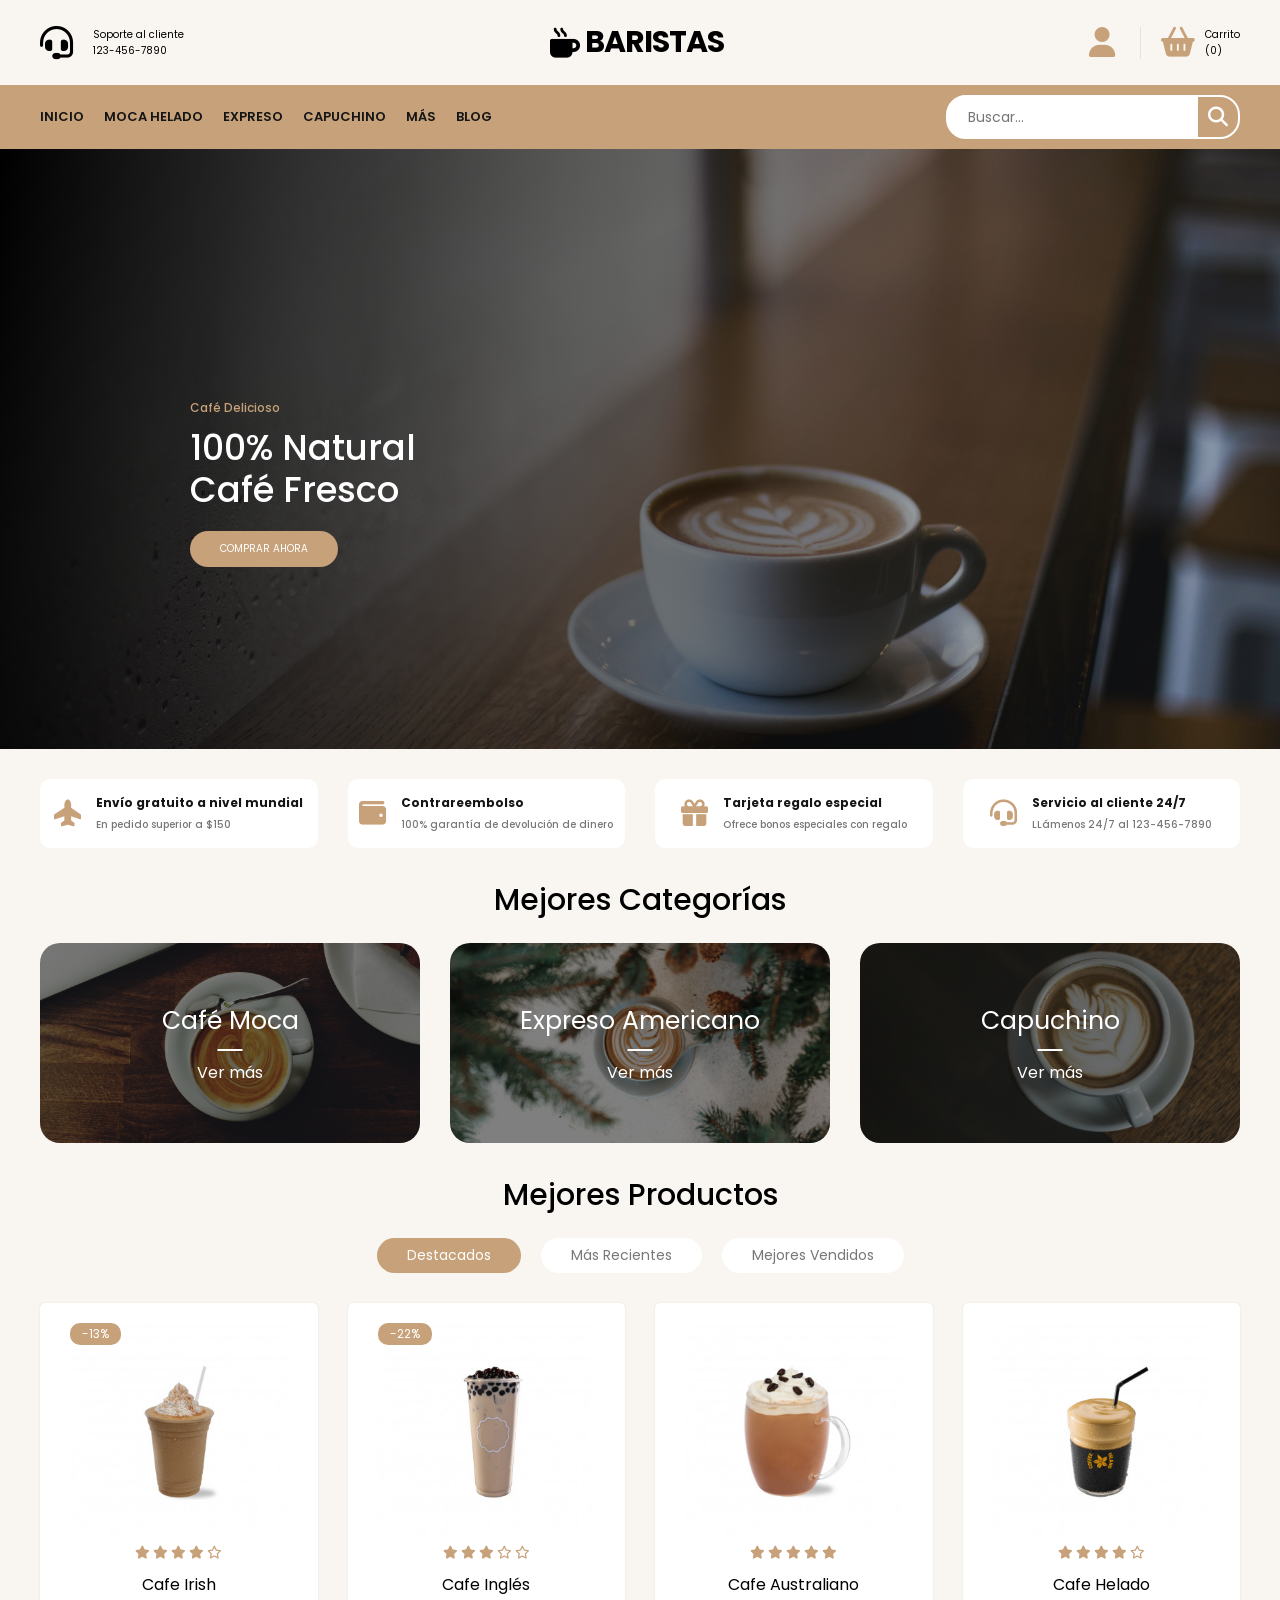
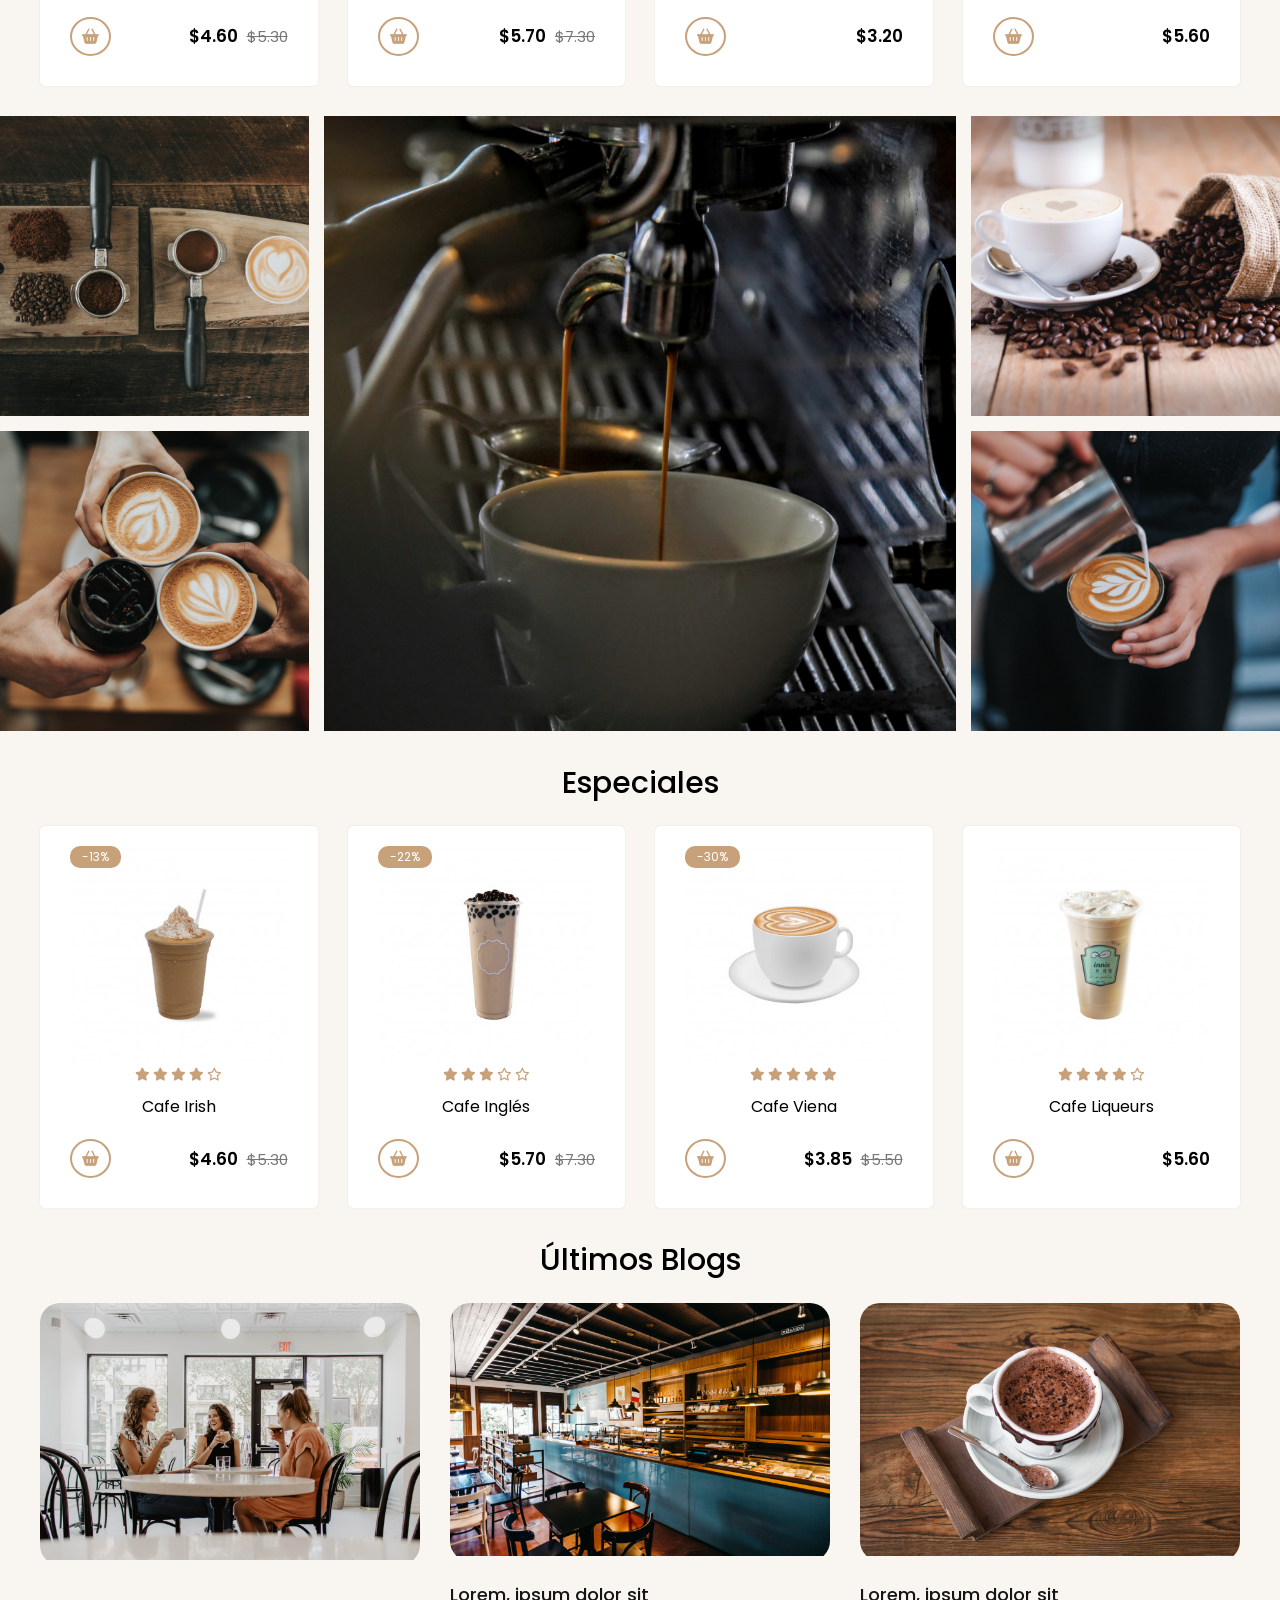
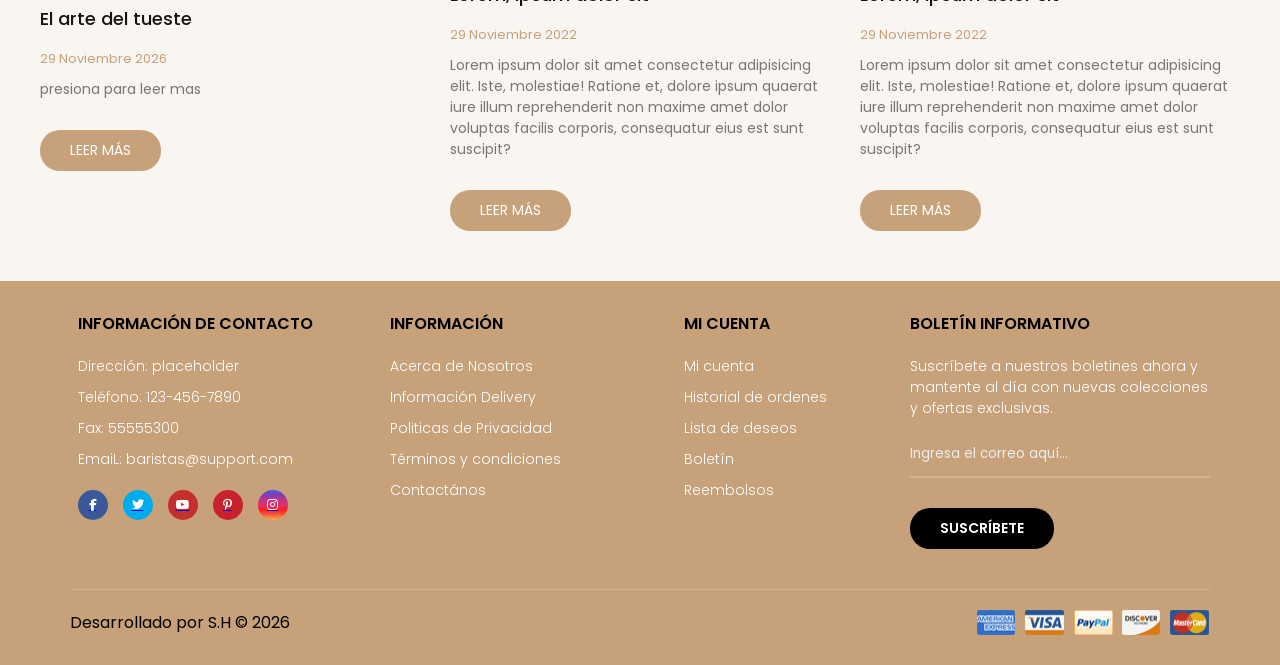
<file: index.html>
<!DOCTYPE html>
<html lang="en">
	<head>
		<meta charset="UTF-8" />
		<meta http-equiv="X-UA-Compatible" content="IE=edge" />
		<meta
			name="viewport"
			content="width=device-width, initial-scale=1.0"
		/>
		<title>Baristas</title>
		<link rel="stylesheet" href="styles.css" />
		<link rel="stylesheet" href="https://cdnjs.cloudflare.com/ajax/libs/font-awesome/6.7.2/css/all.min.css" integrity="sha512-Evv84Mr4kqVGRNSgIGL/F/aIDqQb7xQ2vcrdIwxfjThSH8CSR7PBEakCr51Ck+w+/U6swU2Im1vVX0SVk9ABhg==" crossorigin="anonymous" referrerpolicy="no-referrer" />
	</head>
	<body>
		<header>
			<div class="container-hero">
				<div class="container hero">
					<div class="customer-support">
						<i class="fa-solid fa-headset"></i>
						<div class="content-customer-support">
							<span class="text">Soporte al cliente</span>
							<span class="number">123-456-7890</span>
						</div>
					</div>

					<div class="container-logo">
						<i class="fa-solid fa-mug-hot"></i>
						<h1 class="logo"><a href="/">Baristas</a></h1>
					</div>

					<div class="container-user">
						<i class="fa-solid fa-user"></i>
						<i class="fa-solid fa-basket-shopping"></i>
						<div class="content-shopping-cart">
							<span class="text">Carrito</span>
							<span class="number">(0)</span>
						</div>
					</div>
				</div>
			</div>

			<div class="container-navbar">
				<nav class="navbar container">
					<i class="fa-solid fa-bars"></i>
					<ul class="menu">
						<li><a href="#">Inicio</a></li>
						<li><a href="#">Moca Helado</a></li>
						<li><a href="#">Expreso</a></li>
						<li><a href="#">Capuchino</a></li>
						<li><a href="#">Más</a></li>
						<li><a href="#">Blog</a></li>
					</ul>

					<form class="search-form">
						<input type="search" placeholder="Buscar..." />
						<button class="btn-search">
							<i class="fa-solid fa-magnifying-glass"></i>
						</button>
					</form>
				</nav>
			</div>
		</header>

		<section class="banner">
			<div class="content-banner">
				<p>Café Delicioso</p>
				<h2>100% Natural <br />Café Fresco</h2>
				<a href="productos/cafe-ingles.html">Comprar ahora</a>
			</div>
		</section>

		<main class="main-content">
			<section class="container container-features">
				<div class="card-feature">
					<i class="fa-solid fa-plane-up"></i>
					<div class="feature-content">
						<span>Envío gratuito a nivel mundial</span>
						<p>En pedido superior a $150</p>
					</div>
				</div>
				<div class="card-feature">
					<i class="fa-solid fa-wallet"></i>
					<div class="feature-content">
						<span>Contrareembolso</span>
						<p>100% garantía de devolución de dinero</p>
					</div>
				</div>
				<div class="card-feature">
					<i class="fa-solid fa-gift"></i>
					<div class="feature-content">
						<span>Tarjeta regalo especial</span>
						<p>Ofrece bonos especiales con regalo</p>
					</div>
				</div>
				<div class="card-feature">
					<i class="fa-solid fa-headset"></i>
					<div class="feature-content">
						<span>Servicio al cliente 24/7</span>
						<p>LLámenos 24/7 al 123-456-7890</p>
					</div>
				</div>
			</section>

			<section class="container top-categories">
				<h1 class="heading-1">Mejores Categorías</h1>
				<div class="container-categories">
					
					<a href="productos/cafe-moca.html" class="link_productos" target="_blank">
					<div class="card-category category-moca">
						<p>Café moca</p>
						<span>Ver más</span>
					</div>
						</a>
					
					<a href="productos/expreso-americano.html" class="link_productos" target="_blank">
					<div class="card-category category-expreso">
						<p>Expreso Americano</p>
						<span>Ver más</span>
					</div>
						</a>
					
					<a href="productos/capuchino.html" class="link_productos" target="_blank">
					<div class="card-category category-capuchino">
						<p>Capuchino</p>
						<span>Ver más</span>
					</div>
						</a>
				</div>
				
				
			</section>

			<section class="container top-products">
				<h1 class="heading-1">Mejores Productos</h1>

				<div class="container-options">
					<span class="active">Destacados</span>
					<span>Más recientes</span>
					<span>Mejores Vendidos</span>
				</div>

				<div class="container-products">
					<!-- Producto 1 -->
					<a href="productos/productoplantilla.html" class="link_productos" target="_blank"><div class="card-product">
						<div class="container-img">
							<img src="img/cafe-irish.jpg" alt="Cafe Irish" />
							<span class="discount">-13%</span>
							<div class="button-group">
								<span>
									<i class="fa-regular fa-eye"></i>
								</span>
								<span>
									<i class="fa-regular fa-heart"></i>
								</span>
								<span>
									<i class="fa-solid fa-code-compare"></i>
								</span>
							</div>
						</div>
						<div class="content-card-product">
							<div class="stars">
								<i class="fa-solid fa-star"></i>
								<i class="fa-solid fa-star"></i>
								<i class="fa-solid fa-star"></i>
								<i class="fa-solid fa-star"></i>
								<i class="fa-regular fa-star"></i>
							</div>
							<h3>Cafe Irish</h3>
							<span class="add-cart">
								<i class="fa-solid fa-basket-shopping"></i>
							</span>
							<p class="price">$4.60 <span>$5.30</span></p>
						</div>
					</div>
						</a>
					<!-- Producto 2 -->
					<a href="productos/cafe-ingles.html" class="link_productos" target="_blank">	<div class="card-product">
						<div class="container-img">
							<img
								src="img/cafe-ingles.jpg"
								alt="Cafe incafe-ingles.jpg"
							/>
							<span class="discount">-22%</span>
							<div class="button-group">
								<span>
									<i class="fa-regular fa-eye"></i>
								</span>
								<span>
									<i class="fa-regular fa-heart"></i>
								</span>
								<span>
									<i class="fa-solid fa-code-compare"></i>
								</span>
							</div>
						</div>
						<div class="content-card-product">
							<div class="stars">
								<i class="fa-solid fa-star"></i>
								<i class="fa-solid fa-star"></i>
								<i class="fa-solid fa-star"></i>
								<i class="fa-regular fa-star"></i>
								<i class="fa-regular fa-star"></i>
							</div>
							<h3>Cafe Inglés</h3>
							<span class="add-cart">
								<i class="fa-solid fa-basket-shopping"></i>
							</span>
							<p class="price">$5.70 <span>$7.30</span></p>
						</div>
					</div>
						</a>
					<!--producto 3-->
					<a href="productos/cafe-australiano.html" class="link_productos" target="_blank"><div class="card-product">
						<div class="container-img">
							<img
								src="img/cafe-australiano.jpg"
								alt="Cafe Australiano"
							/>
							<div class="button-group">
								<span>
									<i class="fa-regular fa-eye"></i>
								</span>
								<span>
									<i class="fa-regular fa-heart"></i>
								</span>
								<span>
									<i class="fa-solid fa-code-compare"></i>
								</span>
							</div>
						</div>
						<div class="content-card-product">
							<div class="stars">
								<i class="fa-solid fa-star"></i>
								<i class="fa-solid fa-star"></i>
								<i class="fa-solid fa-star"></i>
								<i class="fa-solid fa-star"></i>
								<i class="fa-solid fa-star"></i>
							</div>
							<h3>Cafe Australiano</h3>
							<span class="add-cart">
								<i class="fa-solid fa-basket-shopping"></i>
							</span>
							<p class="price">$3.20</p>
						</div>
					</div>
					</a>
					<!-- producto 4 -->
					<a href="productos/cafe-helado.html" class="link_productos" target="blank">		<div class="card-product">
						<div class="container-img">
							<img src="img/cafe-helado.jpg" alt="Cafe Helado" />
							<div class="button-group">
								<span>
									<i class="fa-regular fa-eye"></i>
								</span>
								<span>
									<i class="fa-regular fa-heart"></i>
								</span>
								<span>
									<i class="fa-solid fa-code-compare"></i>
								</span>
							</div>
						</div>
						<div class="content-card-product">
							<div class="stars">
								<i class="fa-solid fa-star"></i>
								<i class="fa-solid fa-star"></i>
								<i class="fa-solid fa-star"></i>
								<i class="fa-solid fa-star"></i>
								<i class="fa-regular fa-star"></i>
							</div>
							<h3>Cafe Helado</h3>
							<span class="add-cart">
								<i class="fa-solid fa-basket-shopping"></i>
							</span>
							<p class="price">$5.60</p>
						</div>
					</div>
						</a>
				</div>
			</section>

			<section class="gallery">
				<img
					src="img/gallery1.jpg"
					alt="Gallery Img1"
					class="gallery-img-1"
				/><img
					src="img/gallery2.jpg"
					alt="Gallery Img2"
					class="gallery-img-2"
				/><img
					src="img/gallery3.jpg"
					alt="Gallery Img3"
					class="gallery-img-3"
				/><img
					src="img/gallery4.jpg"
					alt="Gallery Img4"
					class="gallery-img-4"
				/><img
					src="img/gallery5.jpg"
					alt="Gallery Img5"
					class="gallery-img-5"
				/>
			</section>

			<section class="container specials">
				<h1 class="heading-1">Especiales</h1>

				<div class="container-products">
					<!-- Producto 1 -->
					<a href="productos/productoplantilla.html" class="link_productos" target="_blank">	<div class="card-product">
						<div class="container-img">
							<img src="img/cafe-irish.jpg" alt="Cafe Irish" />
							<span class="discount">-13%</span>
							<div class="button-group">
								<span>
									<i class="fa-regular fa-eye"></i>
								</span>
								<span>
									<i class="fa-regular fa-heart"></i>
								</span>
								<span>
									<i class="fa-solid fa-code-compare"></i>
								</span>
							</div>
						</div>
						<div class="content-card-product">
							<div class="stars">
								<i class="fa-solid fa-star"></i>
								<i class="fa-solid fa-star"></i>
								<i class="fa-solid fa-star"></i>
								<i class="fa-solid fa-star"></i>
								<i class="fa-regular fa-star"></i>
							</div>
							<h3>Cafe Irish</h3>
							<span class="add-cart">
								<i class="fa-solid fa-basket-shopping"></i>
							</span>
							<p class="price">$4.60 <span>$5.30</span></p>
						</div>
					</div>
						</a>
					<!-- Producto 2 -->
					<a href="productos/cafe-ingles.html" class="link_productos" target="_blank">	<div class="card-product">
						<div class="container-img">
							<img
								src="img/cafe-ingles.jpg"
								alt="Cafe incafe-ingles.jpg"
							/>
							<span class="discount">-22%</span>
							<div class="button-group">
								<span>
									<i class="fa-regular fa-eye"></i>
								</span>
								<span>
									<i class="fa-regular fa-heart"></i>
								</span>
								<span>
									<i class="fa-solid fa-code-compare"></i>
								</span>
							</div>
						</div>
						<div class="content-card-product">
							<div class="stars">
								<i class="fa-solid fa-star"></i>
								<i class="fa-solid fa-star"></i>
								<i class="fa-solid fa-star"></i>
								<i class="fa-regular fa-star"></i>
								<i class="fa-regular fa-star"></i>
							</div>
							<h3>Cafe Inglés</h3>
							<span class="add-cart">
								<i class="fa-solid fa-basket-shopping"></i>
							</span>
							<p class="price">$5.70 <span>$7.30</span></p>
						</div>
					</div>
						</a>
					<!-- producto 3 -->
					<a href="productos/cafe-viena.html" class="link_productos" target="_blank">		<div class="card-product">
						<div class="container-img">
							<img src="img/cafe-viena.jpg" alt="Cafe Viena" />
							<span class="discount">-30%</span>
							<div class="button-group">
								<span>
									<i class="fa-regular fa-eye"></i>
								</span>
								<span>
									<i class="fa-regular fa-heart"></i>
								</span>
								<span>
									<i class="fa-solid fa-code-compare"></i>
								</span>
							</div>
						</div>
						<div class="content-card-product">
							<div class="stars">
								<i class="fa-solid fa-star"></i>
								<i class="fa-solid fa-star"></i>
								<i class="fa-solid fa-star"></i>
								<i class="fa-solid fa-star"></i>
								<i class="fa-solid fa-star"></i>
							</div>
							<h3>Cafe Viena</h3>
							<span class="add-cart">
								<i class="fa-solid fa-basket-shopping"></i>
							</span>
							<p class="price">$3.85 <span>$5.50</span></p>
						</div>
					</div>
						</a>
					<!--producto 4-->
					<a href="productos/cafe-liqueur.html" class="link_productos" target="_blank"><div class="card-product">
						<div class="container-img">
							<img src="img/cafe-liqueurs.jpg" alt="Cafe Liqueurs" />
							<div class="button-group">
								<span>
									<i class="fa-regular fa-eye"></i>
								</span>
								<span>
									<i class="fa-regular fa-heart"></i>
								</span>
								<span>
									<i class="fa-solid fa-code-compare"></i>
								</span>
							</div>
						</div>
						<div class="content-card-product">
							<div class="stars">
								<i class="fa-solid fa-star"></i>
								<i class="fa-solid fa-star"></i>
								<i class="fa-solid fa-star"></i>
								<i class="fa-solid fa-star"></i>
								<i class="fa-regular fa-star"></i>
							</div>
							<h3>Cafe Liqueurs</h3>
							<span class="add-cart">
								<i class="fa-solid fa-basket-shopping"></i>
							</span>
							<p class="price">$5.60</p>
						</div>
					</div>
						</a>
				</div>
			</section>

			<section class="container blogs">
				<h1 class="heading-1">Últimos Blogs</h1>

				<div class="container-blogs">
					<div class="card-blog">
						<div class="container-img">
							<img src="img/blog-1.jpg" alt="Imagen Blog 1" />
							<div class="button-group-blog">
								<span>
									<i class="fa-solid fa-magnifying-glass"></i>
								</span>
								<span>
									<i class="fa-solid fa-link"></i>
								</span>
							</div>
						</div>
						<a href="blogs/plantillablog.html" class="link_productos" target="_blank"><div class="content-blog">
							<h3>El arte del tueste</h3>
							<span>29 Noviembre 2026</span>
							<p>
					presiona para leer mas
							</p>
							<div class="btn-read-more">Leer más</div>
							</a>
						</div>
					</div>
					<div class="card-blog">
						<div class="container-img">
							<img src="img/blog-2.jpg" alt="Imagen Blog 2" />
							<div class="button-group-blog">
								
								<span>
									<i class="fa-solid fa-magnifying-glass"></i>
								</span>
								<span>
									<i class="fa-solid fa-link"></i>
								</span>
							</div>
							
						</div>
						
						<div class="content-blog">
							<h3>Lorem, ipsum dolor sit</h3>
							<span>29 Noviembre 2022</span>
							<p>
								Lorem ipsum dolor sit amet consectetur adipisicing
								elit. Iste, molestiae! Ratione et, dolore ipsum
								quaerat iure illum reprehenderit non maxime amet dolor
								voluptas facilis corporis, consequatur eius est sunt
								suscipit?
							</p>
							<div class="btn-read-more">Leer más</div>
						</div>
					</div>
					<div class="card-blog">
						<div class="container-img">
							<img src="img/blog-3.jpg" alt="Imagen Blog 3" />
							<div class="button-group-blog">
								<span>
									<i class="fa-solid fa-magnifying-glass"></i>
								</span>
								<span>
									<i class="fa-solid fa-link"></i>
								</span>
							</div>
						</div>
						<div class="content-blog">
							<h3>Lorem, ipsum dolor sit</h3>
							<span>29 Noviembre 2022</span>
							<p>
								Lorem ipsum dolor sit amet consectetur adipisicing
								elit. Iste, molestiae! Ratione et, dolore ipsum
								quaerat iure illum reprehenderit non maxime amet dolor
								voluptas facilis corporis, consequatur eius est sunt
								suscipit?
							</p>
							<div class="btn-read-more">Leer más</div>
						</div>
					</div>
				</div>
			</section>
		</main>

		<footer class="footer">
			<div class="container container-footer">
				<div class="menu-footer">
					<div class="contact-info">
						<p class="title-footer">Información de Contacto</p>
						<ul>
							<li>
								Dirección: placeholder
							</li>
							<li>Teléfono: 123-456-7890</li>
							<li>Fax: 55555300</li>
							<li>EmaiL: baristas@support.com</li>
						</ul>
						<a href="https://wa.link/5tlswd" target="_blank">
						<div class="social-icons">
							<span class="facebook">
								<i class="fa-brands fa-facebook-f"></i>
							</span>
							<span class="twitter">
								<i class="fa-brands fa-twitter"></i>
							</span>
							<span class="youtube">
								<i class="fa-brands fa-youtube"></i>
							</span>
							<span class="pinterest">
								<i class="fa-brands fa-pinterest-p"></i>
							</span>
							<span class="instagram">
								<i class="fa-brands fa-instagram"></i>
							</span>
						</div>
							</a>
					</div>

					<div class="information">
						<p class="title-footer">Información</p>
						<ul>
							<li><a href="#">Acerca de Nosotros</a></li>
							<li><a href="#">Información Delivery</a></li>
							<li><a href="#">Politicas de Privacidad</a></li>
							<li><a href="#">Términos y condiciones</a></li>
							<li><a href="https://wa.link/5tlswd">Contactános</a></li>
						</ul>
					</div>

					<div class="my-account">
						<p class="title-footer">Mi cuenta</p>

						<ul>
							<li><a href="#">Mi cuenta</a></li>
							<li><a href="#">Historial de ordenes</a></li>
							<li><a href="#">Lista de deseos</a></li>
							<li><a href="#">Boletín</a></li>
							<li><a href="#">Reembolsos</a></li>
						</ul>
					</div>

					<div class="newsletter">
						<p class="title-footer">Boletín informativo</p>

						<div class="content">
							<p>
								Suscríbete a nuestros boletines ahora y mantente al
								día con nuevas colecciones y ofertas exclusivas.
							</p>
							<input type="email" placeholder="Ingresa el correo aquí...">
							<button>Suscríbete</button>
						</div>
					</div>
				</div>
					<div class="copyright">
					<p>
						Desarrollado por S.H &copy; 2026
					</p>

					<img src="img/payment.png" alt="Pagos"> </a>
				</div> 
			</div>
		</footer>
	</body>
<script src="app.js"></script>

</html>
</file>
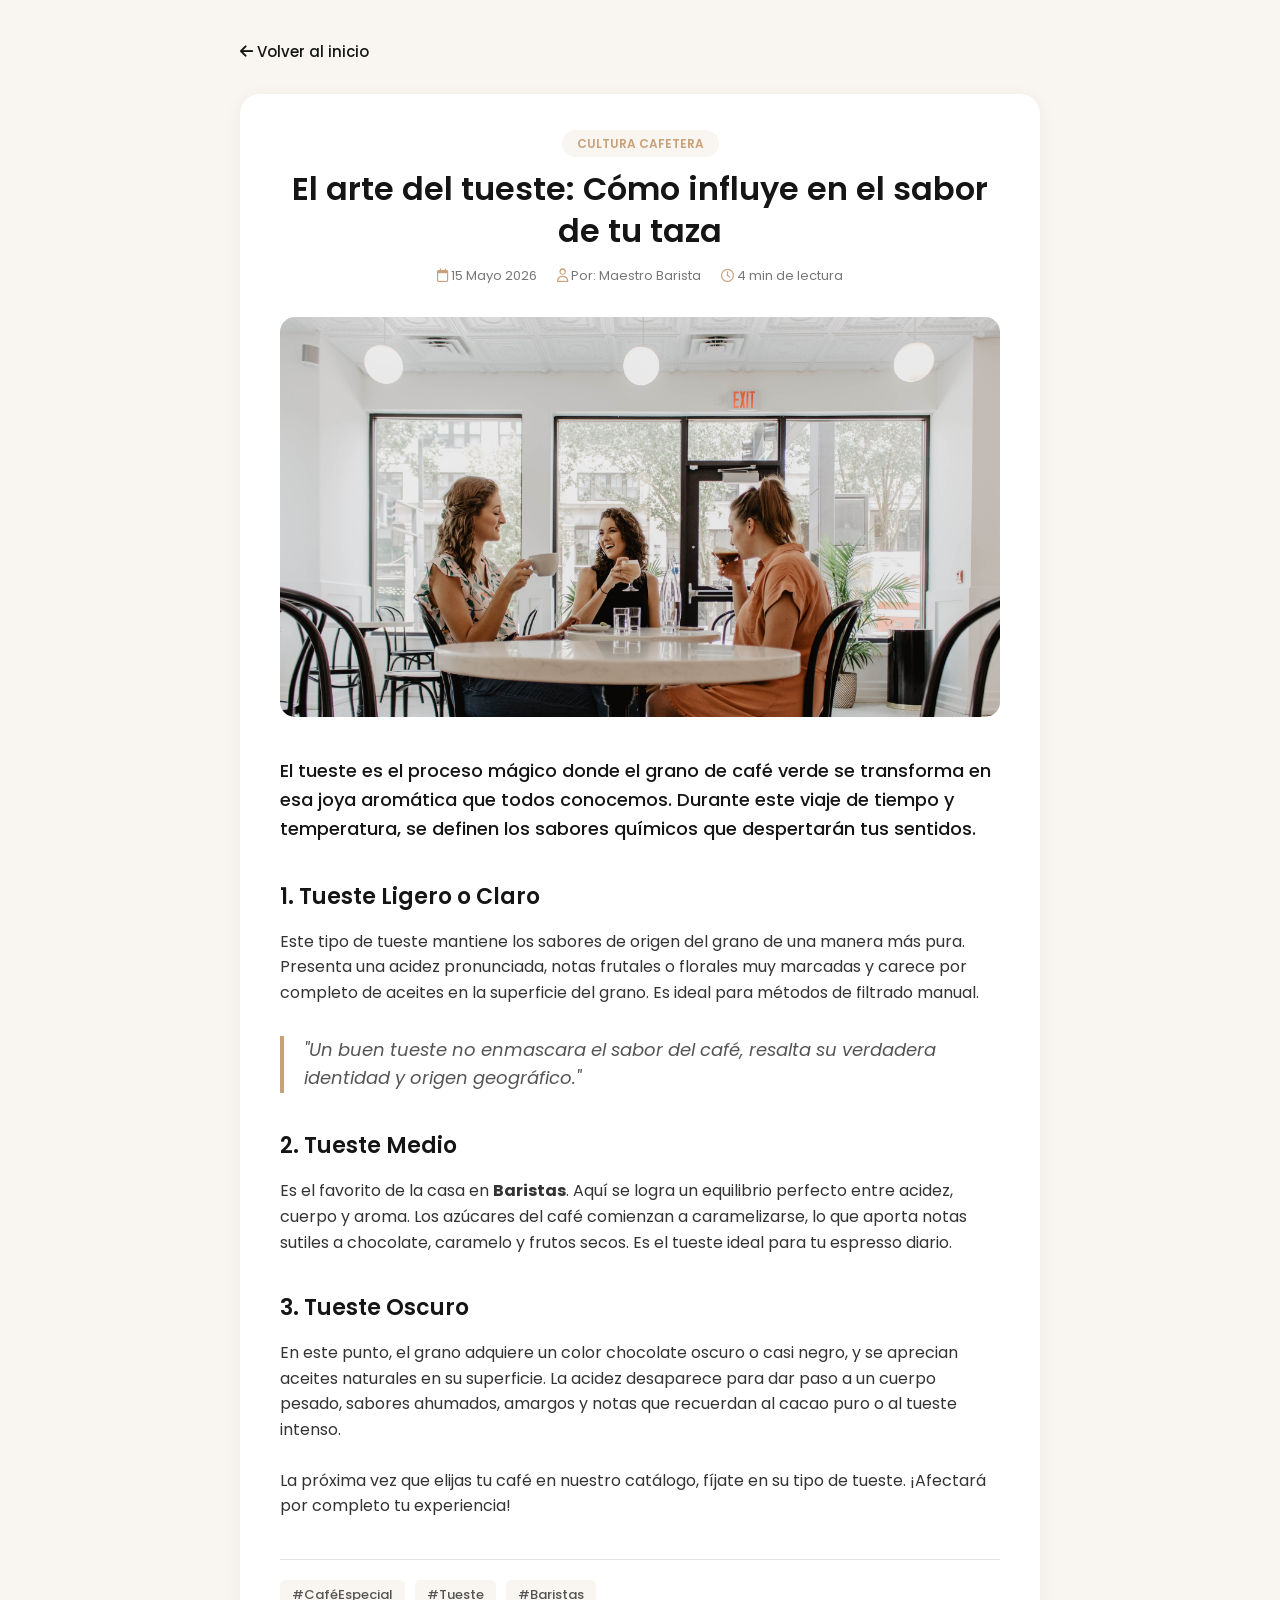
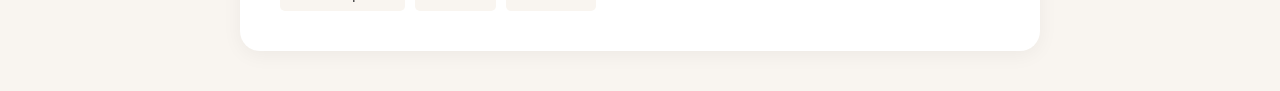
<file: blogs/plantillablog.html>
<!DOCTYPE html>
<html lang="es">
<head>
    <meta charset="UTF-8">
    <meta name="viewport" content="width=device-width, initial-scale=1.0">
    <title>Blog - Baristas</title>
    <!-- Google Fonts & FontAwesome -->
    <link rel="stylesheet" href="https://fonts.googleapis.com/css2?family=Poppins:wght@300;400;500;600;700&display=swap">
    <link rel="stylesheet" href="https://cdnjs.cloudflare.com/ajax/libs/font-awesome/6.7.2/css/all.min.css" integrity="sha512-Evv84Mr4kqVGRNSgIGL/F/aIDqQb7xQ2vcrdIwxfjThSH8CSR7PBEakCr51Ck+w+/U6swU2Im1vVX0SVk9ABhg==" crossorigin="anonymous" referrerpolicy="no-referrer" />
    <!-- CSS exclusivo para las páginas de los blogs -->
    <link rel="stylesheet" href="blogs.css">
</head>
<body>

    <!-- Botón para regresar al inicio -->
    <div class="container-back">
        <a href="../index.html" class="btn-back">
            <i class="fa-solid fa-arrow-left"></i> Volver al inicio
        </a>
    </div>

    <!-- Contenedor Principal del Artículo -->
    <main class="container-blog-post">
        <article class="main-article">
            
            <!-- Cabecera del Blog -->
            <header class="article-header">
                <span class="article-category">Cultura Cafetera</span>
                <h1 class="article-title">El arte del tueste: Cómo influye en el sabor de tu taza</h1>
                
                <div class="article-meta">
                    <span><i class="fa-regular fa-calendar"></i> 15 Mayo 2026</span>
                    <span><i class="fa-regular fa-user"></i> Por: Maestro Barista</span>
                    <span><i class="fa-regular fa-clock"></i> 4 min de lectura</span>
                </div>
            </header>

            <!-- Imagen Destacada -->
            <div class="article-featured-image">
                <img src="../img/blog-1.jpg" alt="Tostado de café en grano">
            </div>

            <!-- Contenido del Blog (Aquí personalizas todo tu texto) -->
            <div class="article-content">
                <p class="lead-paragraph">
                    El tueste es el proceso mágico donde el grano de café verde se transforma en esa joya aromática que todos conocemos. Durante este viaje de tiempo y temperatura, se definen los sabores químicos que despertarán tus sentidos.
                </p>

                <h2>1. Tueste Ligero o Claro</h2>
                <p>
                    Este tipo de tueste mantiene los sabores de origen del grano de una manera más pura. Presenta una acidez pronunciada, notas frutales o florales muy marcadas y carece por completo de aceites en la superficie del grano. Es ideal para métodos de filtrado manual.
                </p>

                <blockquote>
                    "Un buen tueste no enmascara el sabor del café, resalta su verdadera identidad y origen geográfico."
                </blockquote>

                <h2>2. Tueste Medio</h2>
                <p>
                    Es el favorito de la casa en <strong>Baristas</strong>. Aquí se logra un equilibrio perfecto entre acidez, cuerpo y aroma. Los azúcares del café comienzan a caramelizarse, lo que aporta notas sutiles a chocolate, caramelo y frutos secos. Es el tueste ideal para tu espresso diario.
                </p>

                <h2>3. Tueste Oscuro</h2>
                <p>
                    En este punto, el grano adquiere un color chocolate oscuro o casi negro, y se aprecian aceites naturales en su superficie. La acidez desaparece para dar paso a un cuerpo pesado, sabores ahumados, amargos y notas que recuerdan al cacao puro o al tueste intenso.
                </p>

                <p>
                    La próxima vez que elijas tu café en nuestro catálogo, fíjate en su tipo de tueste. ¡Afectará por completo tu experiencia!
                </p>
            </div>

            <!-- Cierre del artículo con tags o redes sociales -->
            <footer class="article-footer">
                <div class="article-tags">
                    <span>#CaféEspecial</span>
                    <span>#Tueste</span>
                    <span>#Baristas</span>
                </div>
            </footer>

        </article>
    </main>

</body>
</html>
</file>
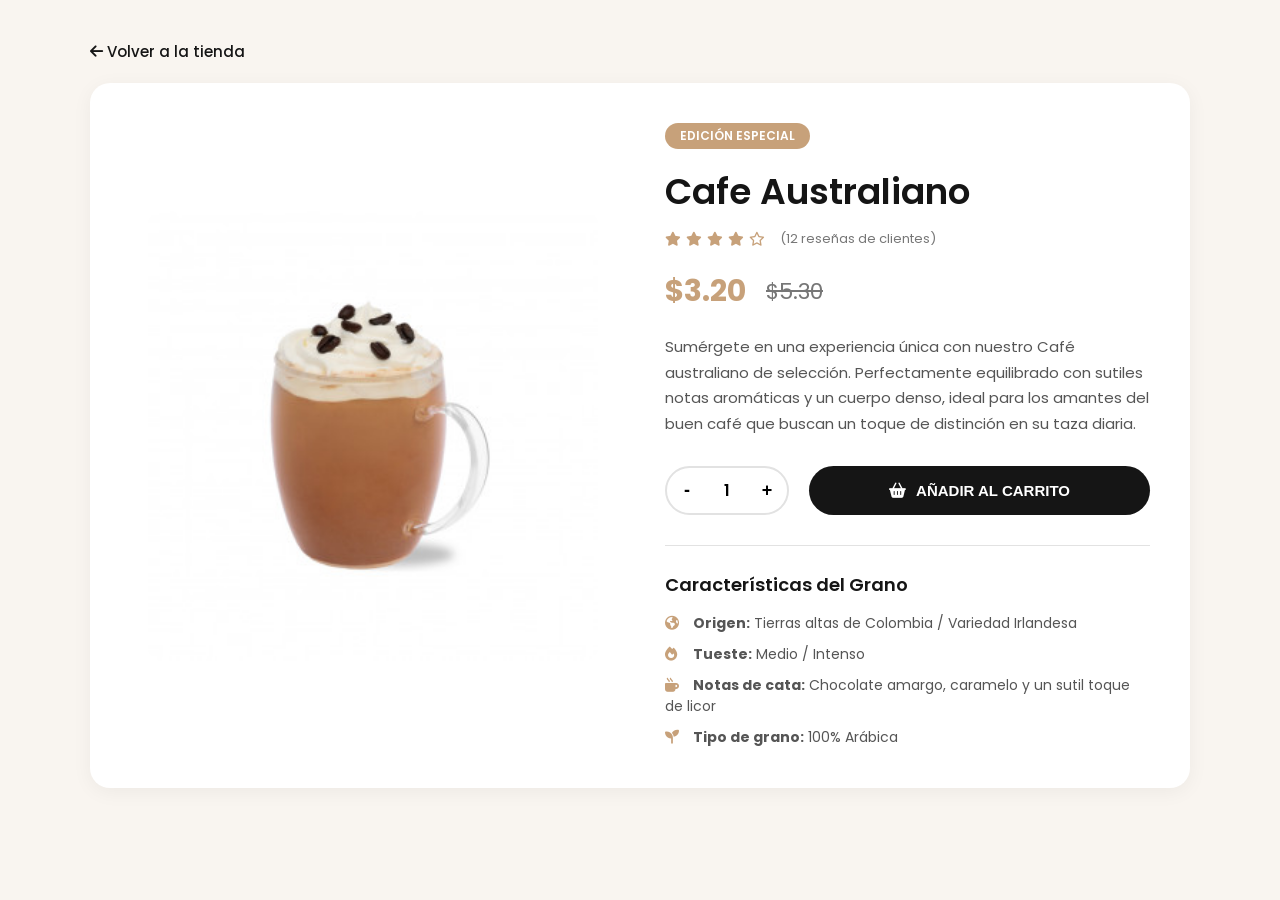
<file: productos/cafe-australiano.html>
<!DOCTYPE html>
<html lang="es">
<head>
    <meta charset="UTF-8">
    <meta name="viewport" content="width=device-width, initial-scale=1.0">
    <title>Detalle del Producto - Baristas</title>
    <!-- Google Fonts & FontAwesome (Mismos de tu index) -->
    <link rel="stylesheet" href="https://fonts.googleapis.com/css2?family=Poppins:wght@300;400;500;600;700&display=swap">
    <link rel="stylesheet" href="https://cdnjs.cloudflare.com/ajax/libs/font-awesome/6.7.2/css/all.min.css" integrity="sha512-Evv84Mr4kqVGRNSgIGL/F/aIDqQb7xQ2vcrdIwxfjThSH8CSR7PBEakCr51Ck+w+/U6swU2Im1vVX0SVk9ABhg==" crossorigin="anonymous" referrerpolicy="no-referrer" />
    <!-- Enlazamos el CSS exclusivo de la página de producto -->
    <link rel="stylesheet" href="producto.css">
</head>
<body>

    <!-- Botón flotante para regresar a la tienda fácilmente -->
    <div class="container-back">
        <a href="../index.html" class="btn-back">
            <i class="fa-solid fa-arrow-left"></i> Volver a la tienda
        </a>
    </div>

    <main class="container-single-product">
        <!-- Columna Izquierda: Imagen del producto -->
        <section class="product-gallery">
            <div class="main-image-container">
                <!-- Aquí cambias la imagen según el café -->
                <img src="../img/cafe-australiano.jpg" alt="Café Especial" id="product-img">
            </div>
        </section>

        <!-- Columna Derecha: Información y personalización de textos -->
        <section class="product-info-details">
            <span class="product-badge">Edición Especial</span>
            <h1 class="product-title">Cafe Australiano</h1>
            
            <div class="product-rating">
                <i class="fa-solid fa-star"></i>
                <i class="fa-solid fa-star"></i>
                <i class="fa-solid fa-star"></i>
                <i class="fa-solid fa-star"></i>
                <i class="fa-regular fa-star"></i>
                <span class="reviews-count">(12 reseñas de clientes)</span>
            </div>

            <!-- Precios dinámicos -->
            <div class="product-price-container">
                <span class="current-price">$3.20</span>
                <span class="old-price">$5.30</span>
            </div>

            <p class="product-description">
                Sumérgete en una experiencia única con nuestro Café australiano de selección. 
                Perfectamente equilibrado con sutiles notas aromáticas y un cuerpo denso, 
                ideal para los amantes del buen café que buscan un toque de distinción en su taza diaria.
            </p>

            <!-- Selector de cantidad y compra -->
            <div class="product-actions">
                <div class="quantity-selector">
                    <button class="qty-btn" onclick="this.nextElementSibling.stepDown()">-</button>
                    <input type="number" value="1" min="1" max="10" readonly>
                    <button class="qty-btn" onclick="this.previousElementSibling.stepUp()">+</button>
                </div>
                <button class="btn-add-to-cart">
                    <i class="fa-solid fa-basket-shopping"></i> Añadir al Carrito
                </button>
            </div>

            <hr class="divider">

            <!-- Ficha técnica o características del grano -->
            <div class="product-specs">
                <h3>Características del Grano</h3>
                <ul>
                    <li><strong><i class="fa-solid fa-earth-americas"></i> Origen:</strong> Tierras altas de Colombia / Variedad Irlandesa</li>
                    <li><strong><i class="fa-solid fa-fire"></i> Tueste:</strong> Medio / Intenso</li>
                    <li><strong><i class="fa-solid fa-mug-hot"></i> Notas de cata:</strong> Chocolate amargo, caramelo y un sutil toque de licor</li>
                    <li><strong><i class="fa-solid fa-seedling"></i> Tipo de grano:</strong> 100% Arábica</li>
                </ul>
            </div>
        </section>
    </main>

</body>
</html>
</file>
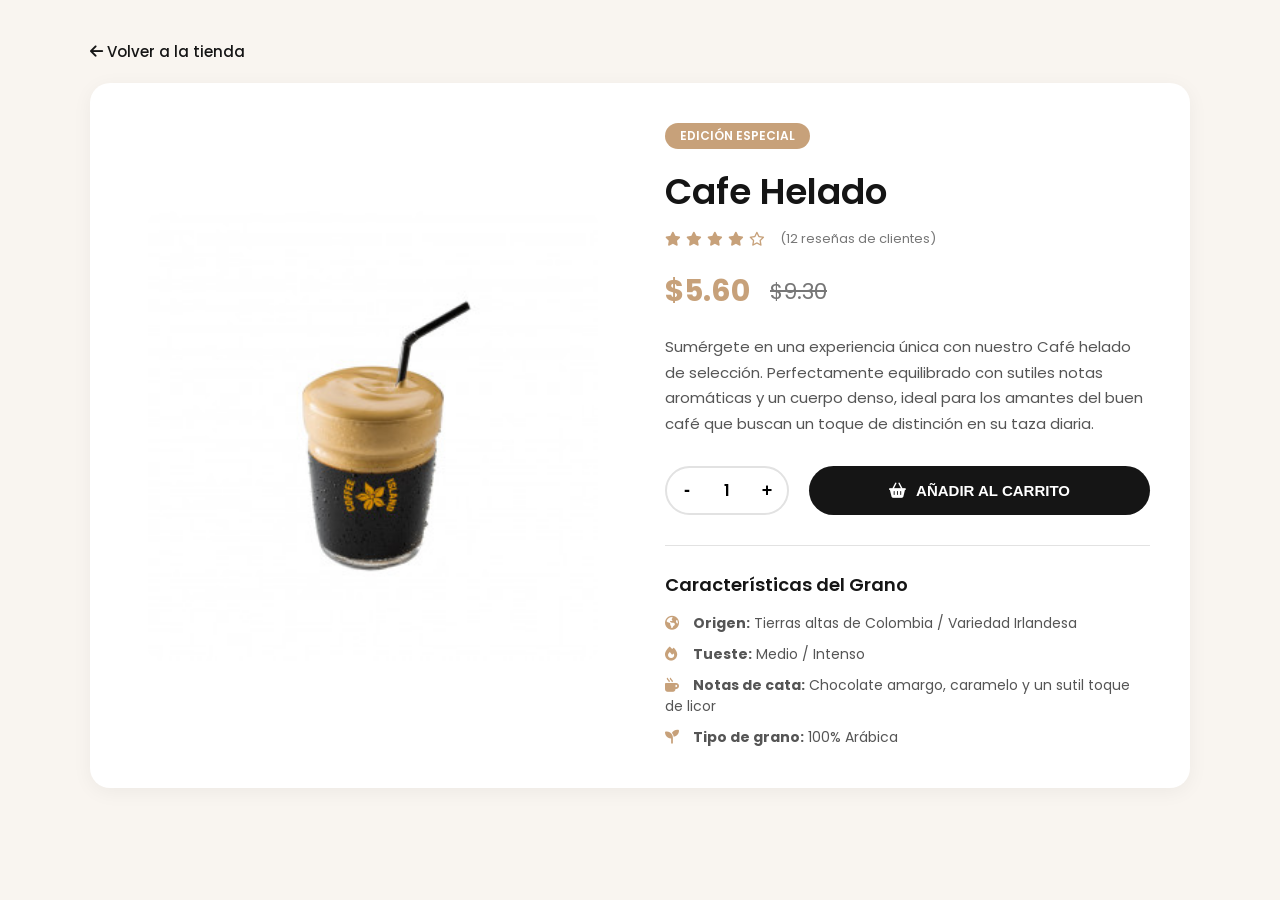
<file: productos/cafe-helado.html>
<!DOCTYPE html>
<html lang="es">
<head>
    <meta charset="UTF-8">
    <meta name="viewport" content="width=device-width, initial-scale=1.0">
    <title>Detalle del Producto - Baristas</title>
    <!-- Google Fonts & FontAwesome (Mismos de tu index) -->
    <link rel="stylesheet" href="https://fonts.googleapis.com/css2?family=Poppins:wght@300;400;500;600;700&display=swap">
    <link rel="stylesheet" href="https://cdnjs.cloudflare.com/ajax/libs/font-awesome/6.7.2/css/all.min.css" integrity="sha512-Evv84Mr4kqVGRNSgIGL/F/aIDqQb7xQ2vcrdIwxfjThSH8CSR7PBEakCr51Ck+w+/U6swU2Im1vVX0SVk9ABhg==" crossorigin="anonymous" referrerpolicy="no-referrer" />
    <!-- Enlazamos el CSS exclusivo de la página de producto -->
    <link rel="stylesheet" href="producto.css">
</head>
<body>

    <!-- Botón flotante para regresar a la tienda fácilmente -->
    <div class="container-back">
        <a href="../index.html" class="btn-back">
            <i class="fa-solid fa-arrow-left"></i> Volver a la tienda
        </a>
    </div>

    <main class="container-single-product">
        <!-- Columna Izquierda: Imagen del producto -->
        <section class="product-gallery">
            <div class="main-image-container">
                <!-- Aquí cambias la imagen según el café -->
                <img src="../img/cafe-helado.jpg" alt="Café Especial" id="product-img">
            </div>
        </section>

        <!-- Columna Derecha: Información y personalización de textos -->
        <section class="product-info-details">
            <span class="product-badge">Edición Especial</span>
            <h1 class="product-title">Cafe Helado</h1>
            
            <div class="product-rating">
                <i class="fa-solid fa-star"></i>
                <i class="fa-solid fa-star"></i>
                <i class="fa-solid fa-star"></i>
                <i class="fa-solid fa-star"></i>
                <i class="fa-regular fa-star"></i>
                <span class="reviews-count">(12 reseñas de clientes)</span>
            </div>

            <!-- Precios dinámicos -->
            <div class="product-price-container">
                <span class="current-price">$5.60</span>
                <span class="old-price">$9.30</span>
            </div>

            <p class="product-description">
                Sumérgete en una experiencia única con nuestro Café helado de selección. 
                Perfectamente equilibrado con sutiles notas aromáticas y un cuerpo denso, 
                ideal para los amantes del buen café que buscan un toque de distinción en su taza diaria.
            </p>

            <!-- Selector de cantidad y compra -->
            <div class="product-actions">
                <div class="quantity-selector">
                    <button class="qty-btn" onclick="this.nextElementSibling.stepDown()">-</button>
                    <input type="number" value="1" min="1" max="10" readonly>
                    <button class="qty-btn" onclick="this.previousElementSibling.stepUp()">+</button>
                </div>
                <button class="btn-add-to-cart">
                    <i class="fa-solid fa-basket-shopping"></i> Añadir al Carrito
                </button>
            </div>

            <hr class="divider">

            <!-- Ficha técnica o características del grano -->
            <div class="product-specs">
                <h3>Características del Grano</h3>
                <ul>
                    <li><strong><i class="fa-solid fa-earth-americas"></i> Origen:</strong> Tierras altas de Colombia / Variedad Irlandesa</li>
                    <li><strong><i class="fa-solid fa-fire"></i> Tueste:</strong> Medio / Intenso</li>
                    <li><strong><i class="fa-solid fa-mug-hot"></i> Notas de cata:</strong> Chocolate amargo, caramelo y un sutil toque de licor</li>
                    <li><strong><i class="fa-solid fa-seedling"></i> Tipo de grano:</strong> 100% Arábica</li>
                </ul>
            </div>
        </section>
    </main>

</body>
</html>
</file>
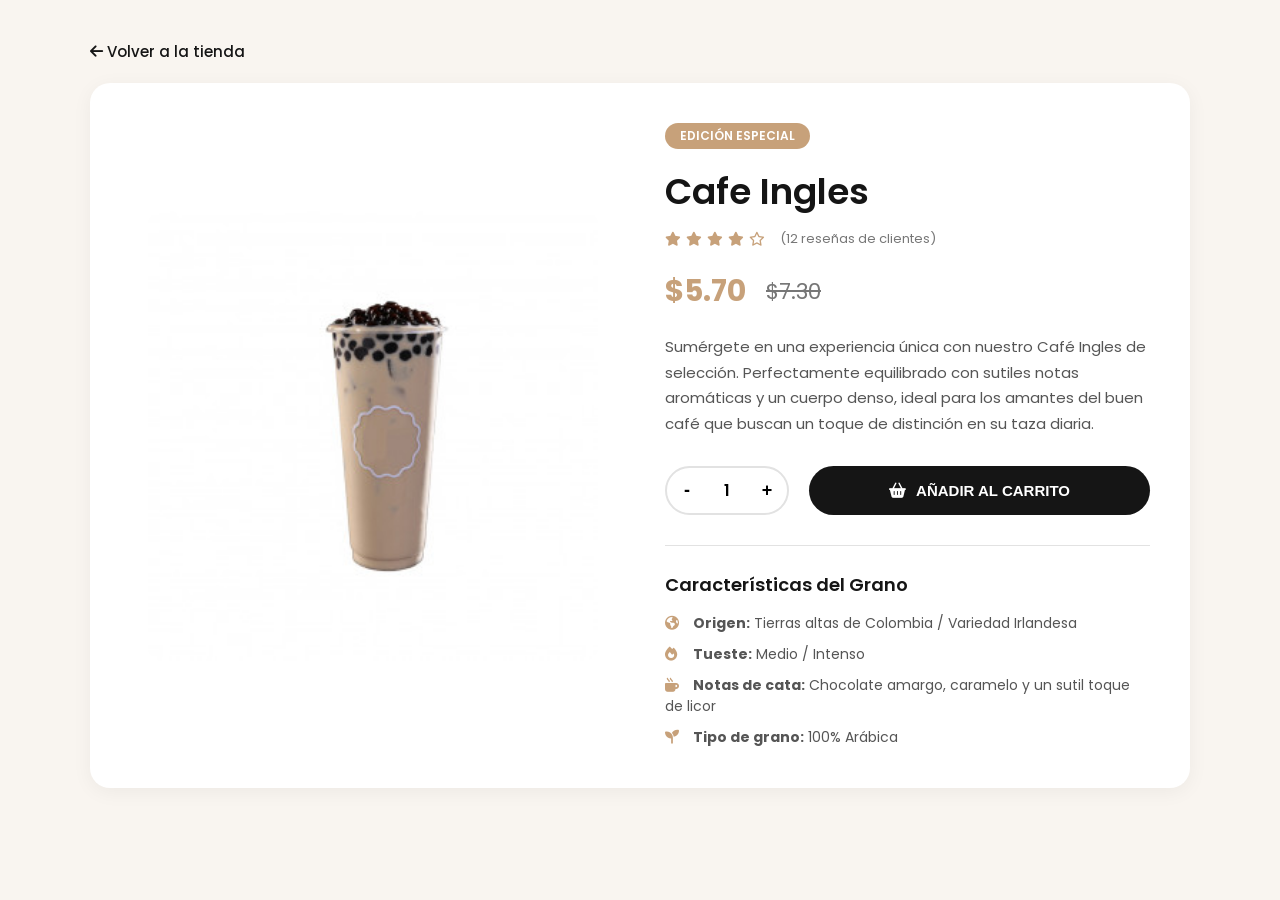
<file: productos/cafe-ingles.html>
<!DOCTYPE html>
<html lang="es">
<head>
    <meta charset="UTF-8">
    <meta name="viewport" content="width=device-width, initial-scale=1.0">
    <title>Detalle del Producto - Baristas</title>
    <!-- Google Fonts & FontAwesome (Mismos de tu index) -->
    <link rel="stylesheet" href="https://fonts.googleapis.com/css2?family=Poppins:wght@300;400;500;600;700&display=swap">
    <link rel="stylesheet" href="https://cdnjs.cloudflare.com/ajax/libs/font-awesome/6.7.2/css/all.min.css" integrity="sha512-Evv84Mr4kqVGRNSgIGL/F/aIDqQb7xQ2vcrdIwxfjThSH8CSR7PBEakCr51Ck+w+/U6swU2Im1vVX0SVk9ABhg==" crossorigin="anonymous" referrerpolicy="no-referrer" />
    <!-- Enlazamos el CSS exclusivo de la página de producto -->
    <link rel="stylesheet" href="producto.css">
</head>
<body>

    <!-- Botón flotante para regresar a la tienda fácilmente -->
    <div class="container-back">
        <a href="../index.html" class="btn-back">
            <i class="fa-solid fa-arrow-left"></i> Volver a la tienda
        </a>
    </div>

    <main class="container-single-product">
        <!-- Columna Izquierda: Imagen del producto -->
        <section class="product-gallery">
            <div class="main-image-container">
                <!-- Aquí cambias la imagen según el café -->
                <img src="../img/cafe-ingles.jpg" alt="Café Especial" id="product-img">
            </div>
        </section>

        <!-- Columna Derecha: Información y personalización de textos -->
        <section class="product-info-details">
            <span class="product-badge">Edición Especial</span>
            <h1 class="product-title">Cafe Ingles</h1>
            
            <div class="product-rating">
                <i class="fa-solid fa-star"></i>
                <i class="fa-solid fa-star"></i>
                <i class="fa-solid fa-star"></i>
                <i class="fa-solid fa-star"></i>
                <i class="fa-regular fa-star"></i>
                <span class="reviews-count">(12 reseñas de clientes)</span>
            </div>

            <!-- Precios dinámicos -->
            <div class="product-price-container">
                <span class="current-price">$5.70</span>
                <span class="old-price">$7.30</span>
            </div>

            <p class="product-description">
                Sumérgete en una experiencia única con nuestro Café Ingles de selección. 
                Perfectamente equilibrado con sutiles notas aromáticas y un cuerpo denso, 
                ideal para los amantes del buen café que buscan un toque de distinción en su taza diaria.
            </p>

            <!-- Selector de cantidad y compra -->
            <div class="product-actions">
                <div class="quantity-selector">
                    <button class="qty-btn" onclick="this.nextElementSibling.stepDown()">-</button>
                    <input type="number" value="1" min="1" max="10" readonly>
                    <button class="qty-btn" onclick="this.previousElementSibling.stepUp()">+</button>
                </div>
                <button class="btn-add-to-cart">
                    <i class="fa-solid fa-basket-shopping"></i> Añadir al Carrito
                </button>
            </div>

            <hr class="divider">

            <!-- Ficha técnica o características del grano -->
            <div class="product-specs">
                <h3>Características del Grano</h3>
                <ul>
                    <li><strong><i class="fa-solid fa-earth-americas"></i> Origen:</strong> Tierras altas de Colombia / Variedad Irlandesa</li>
                    <li><strong><i class="fa-solid fa-fire"></i> Tueste:</strong> Medio / Intenso</li>
                    <li><strong><i class="fa-solid fa-mug-hot"></i> Notas de cata:</strong> Chocolate amargo, caramelo y un sutil toque de licor</li>
                    <li><strong><i class="fa-solid fa-seedling"></i> Tipo de grano:</strong> 100% Arábica</li>
                </ul>
            </div>
        </section>
    </main>

</body>
</html>
</file>
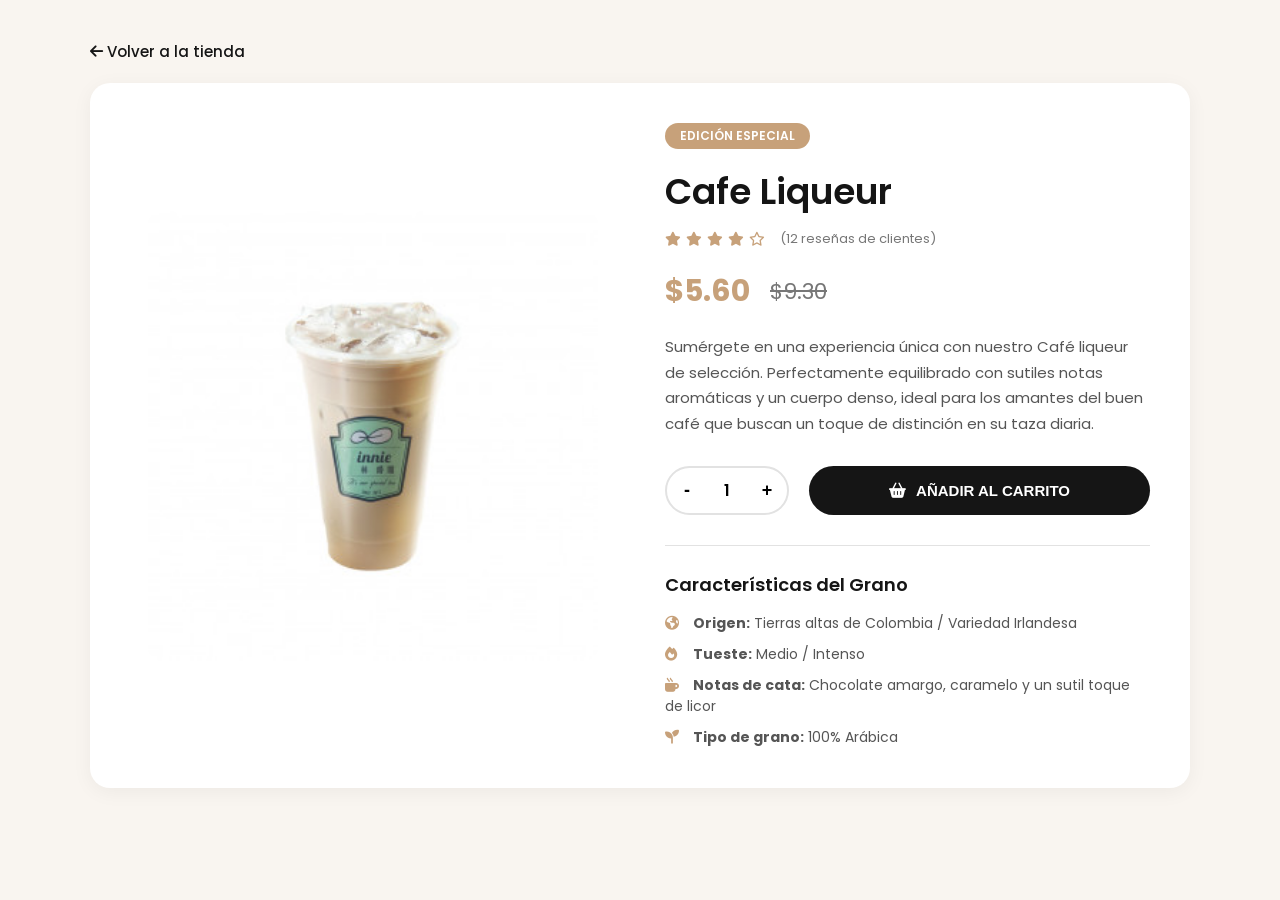
<file: productos/cafe-liqueur.html>
<!DOCTYPE html>
<html lang="es">
<head>
    <meta charset="UTF-8">
    <meta name="viewport" content="width=device-width, initial-scale=1.0">
    <title>Detalle del Producto - Baristas</title>
    <!-- Google Fonts & FontAwesome (Mismos de tu index) -->
    <link rel="stylesheet" href="https://fonts.googleapis.com/css2?family=Poppins:wght@300;400;500;600;700&display=swap">
    <link rel="stylesheet" href="https://cdnjs.cloudflare.com/ajax/libs/font-awesome/6.7.2/css/all.min.css" integrity="sha512-Evv84Mr4kqVGRNSgIGL/F/aIDqQb7xQ2vcrdIwxfjThSH8CSR7PBEakCr51Ck+w+/U6swU2Im1vVX0SVk9ABhg==" crossorigin="anonymous" referrerpolicy="no-referrer" />
    <!-- Enlazamos el CSS exclusivo de la página de producto -->
    <link rel="stylesheet" href="producto.css">
</head>
<body>

    <!-- Botón flotante para regresar a la tienda fácilmente -->
    <div class="container-back">
        <a href="../index.html" class="btn-back">
            <i class="fa-solid fa-arrow-left"></i> Volver a la tienda
        </a>
    </div>

    <main class="container-single-product">
        <!-- Columna Izquierda: Imagen del producto -->
        <section class="product-gallery">
            <div class="main-image-container">
                <!-- Aquí cambias la imagen según el café -->
                <img src="../img/cafe-liqueurs.jpg" alt="Café Especial" id="product-img">
            </div>
        </section>

        <!-- Columna Derecha: Información y personalización de textos -->
        <section class="product-info-details">
            <span class="product-badge">Edición Especial</span>
            <h1 class="product-title">Cafe Liqueur</h1>
            
            <div class="product-rating">
                <i class="fa-solid fa-star"></i>
                <i class="fa-solid fa-star"></i>
                <i class="fa-solid fa-star"></i>
                <i class="fa-solid fa-star"></i>
                <i class="fa-regular fa-star"></i>
                <span class="reviews-count">(12 reseñas de clientes)</span>
            </div>

            <!-- Precios dinámicos -->
            <div class="product-price-container">
                <span class="current-price">$5.60</span>
                <span class="old-price">$9.30</span>
            </div>

            <p class="product-description">
                Sumérgete en una experiencia única con nuestro Café liqueur de selección. 
                Perfectamente equilibrado con sutiles notas aromáticas y un cuerpo denso, 
                ideal para los amantes del buen café que buscan un toque de distinción en su taza diaria.
            </p>

            <!-- Selector de cantidad y compra -->
            <div class="product-actions">
                <div class="quantity-selector">
                    <button class="qty-btn" onclick="this.nextElementSibling.stepDown()">-</button>
                    <input type="number" value="1" min="1" max="10" readonly>
                    <button class="qty-btn" onclick="this.previousElementSibling.stepUp()">+</button>
                </div>
                <button class="btn-add-to-cart">
                    <i class="fa-solid fa-basket-shopping"></i> Añadir al Carrito
                </button>
            </div>

            <hr class="divider">

            <!-- Ficha técnica o características del grano -->
            <div class="product-specs">
                <h3>Características del Grano</h3>
                <ul>
                    <li><strong><i class="fa-solid fa-earth-americas"></i> Origen:</strong> Tierras altas de Colombia / Variedad Irlandesa</li>
                    <li><strong><i class="fa-solid fa-fire"></i> Tueste:</strong> Medio / Intenso</li>
                    <li><strong><i class="fa-solid fa-mug-hot"></i> Notas de cata:</strong> Chocolate amargo, caramelo y un sutil toque de licor</li>
                    <li><strong><i class="fa-solid fa-seedling"></i> Tipo de grano:</strong> 100% Arábica</li>
                </ul>
            </div>
        </section>
    </main>

</body>
</html>
</file>
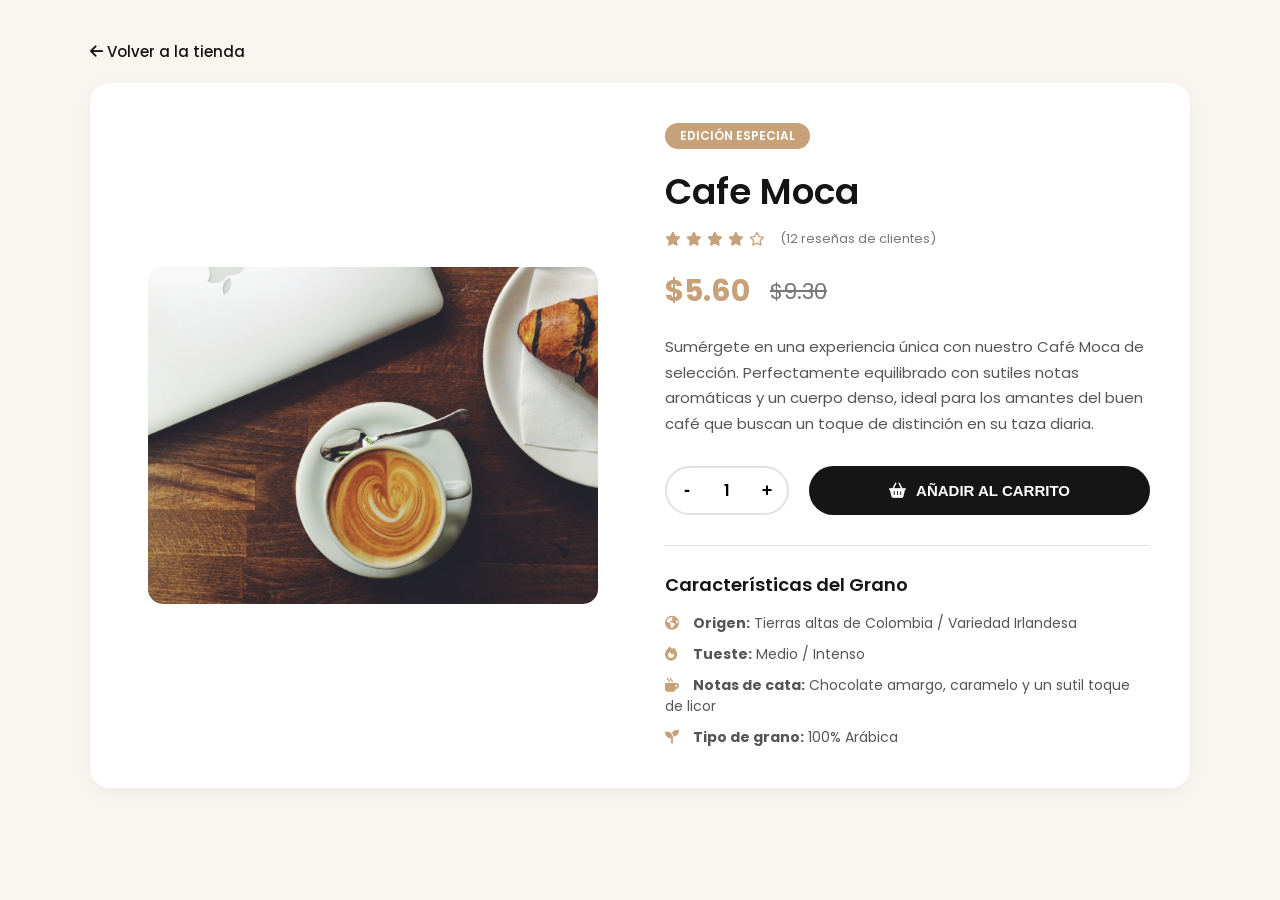
<file: productos/cafe-moca.html>
<!DOCTYPE html>
<html lang="es">
<head>
    <meta charset="UTF-8">
    <meta name="viewport" content="width=device-width, initial-scale=1.0">
    <title>Detalle del Producto - Baristas</title>
    <!-- Google Fonts & FontAwesome (Mismos de tu index) -->
    <link rel="stylesheet" href="https://fonts.googleapis.com/css2?family=Poppins:wght@300;400;500;600;700&display=swap">
    <link rel="stylesheet" href="https://cdnjs.cloudflare.com/ajax/libs/font-awesome/6.7.2/css/all.min.css" integrity="sha512-Evv84Mr4kqVGRNSgIGL/F/aIDqQb7xQ2vcrdIwxfjThSH8CSR7PBEakCr51Ck+w+/U6swU2Im1vVX0SVk9ABhg==" crossorigin="anonymous" referrerpolicy="no-referrer" />
    <!-- Enlazamos el CSS exclusivo de la página de producto -->
    <link rel="stylesheet" href="producto.css">
</head>
<body>

    <!-- Botón flotante para regresar a la tienda fácilmente -->
    <div class="container-back">
        <a href="../index.html" class="btn-back">
            <i class="fa-solid fa-arrow-left"></i> Volver a la tienda
        </a>
    </div>

    <main class="container-single-product">
        <!-- Columna Izquierda: Imagen del producto -->
        <section class="product-gallery">
            <div class="main-image-container">
                <!-- Aquí cambias la imagen según el café -->
                <img src="../img/moca-category.jpg" alt="Café Especial" id="product-img">
            </div>
        </section>

        <!-- Columna Derecha: Información y personalización de textos -->
        <section class="product-info-details">
            <span class="product-badge">Edición Especial</span>
            <h1 class="product-title">Cafe Moca</h1>
            
            <div class="product-rating">
                <i class="fa-solid fa-star"></i>
                <i class="fa-solid fa-star"></i>
                <i class="fa-solid fa-star"></i>
                <i class="fa-solid fa-star"></i>
                <i class="fa-regular fa-star"></i>
                <span class="reviews-count">(12 reseñas de clientes)</span>
            </div>

            <!-- Precios dinámicos -->
            <div class="product-price-container">
                <span class="current-price">$5.60</span>
                <span class="old-price">$9.30</span>
            </div>

            <p class="product-description">
                Sumérgete en una experiencia única con nuestro Café Moca de selección. 
                Perfectamente equilibrado con sutiles notas aromáticas y un cuerpo denso, 
                ideal para los amantes del buen café que buscan un toque de distinción en su taza diaria.
            </p>

            <!-- Selector de cantidad y compra -->
            <div class="product-actions">
                <div class="quantity-selector">
                    <button class="qty-btn" onclick="this.nextElementSibling.stepDown()">-</button>
                    <input type="number" value="1" min="1" max="10" readonly>
                    <button class="qty-btn" onclick="this.previousElementSibling.stepUp()">+</button>
                </div>
                <button class="btn-add-to-cart">
                    <i class="fa-solid fa-basket-shopping"></i> Añadir al Carrito
                </button>
            </div>

            <hr class="divider">

            <!-- Ficha técnica o características del grano -->
            <div class="product-specs">
                <h3>Características del Grano</h3>
                <ul>
                    <li><strong><i class="fa-solid fa-earth-americas"></i> Origen:</strong> Tierras altas de Colombia / Variedad Irlandesa</li>
                    <li><strong><i class="fa-solid fa-fire"></i> Tueste:</strong> Medio / Intenso</li>
                    <li><strong><i class="fa-solid fa-mug-hot"></i> Notas de cata:</strong> Chocolate amargo, caramelo y un sutil toque de licor</li>
                    <li><strong><i class="fa-solid fa-seedling"></i> Tipo de grano:</strong> 100% Arábica</li>
                </ul>
            </div>
        </section>
    </main>

</body>
</html>
</file>
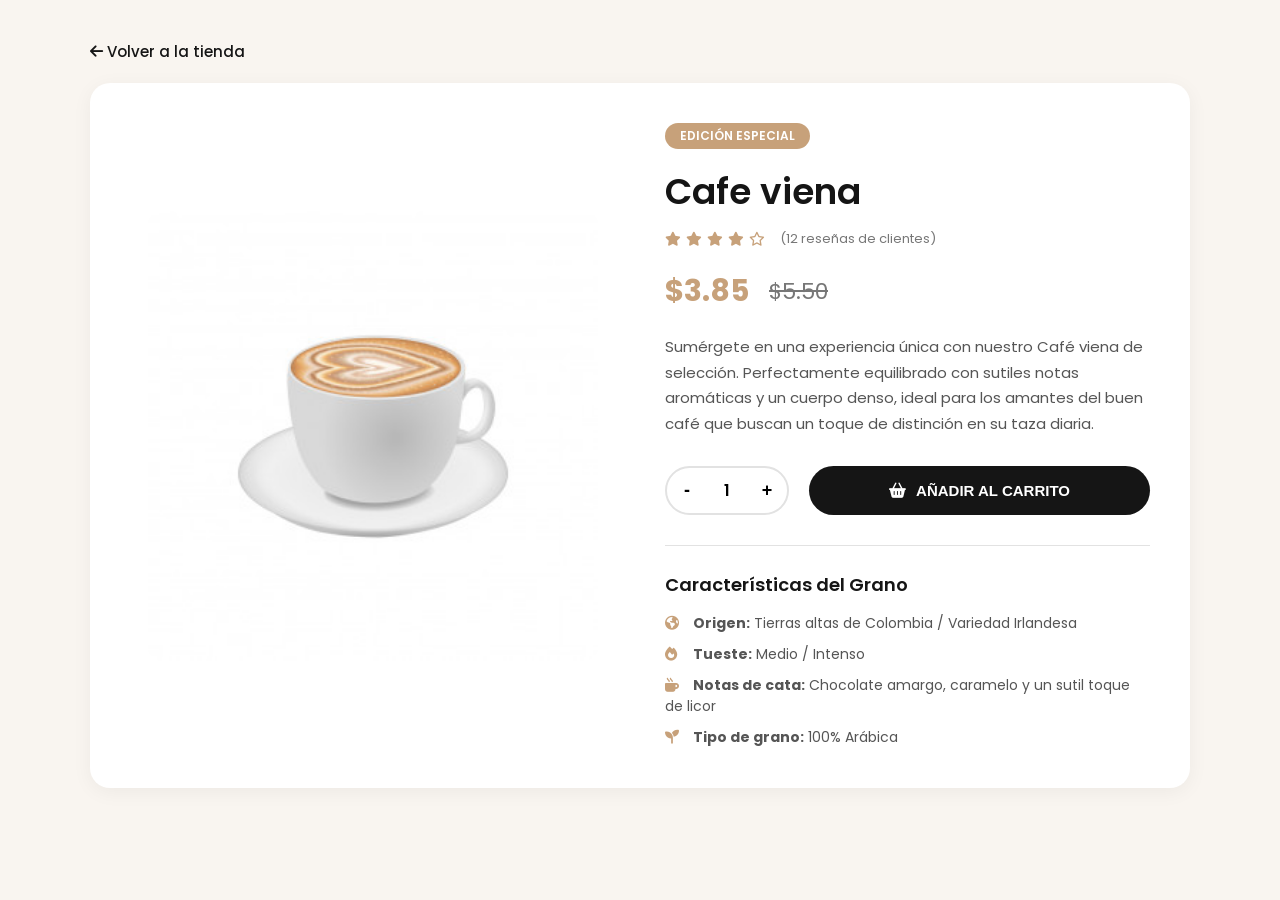
<file: productos/cafe-viena.html>
<!DOCTYPE html>
<html lang="es">
<head>
    <meta charset="UTF-8">
    <meta name="viewport" content="width=device-width, initial-scale=1.0">
    <title>Detalle del Producto - Baristas</title>
    <!-- Google Fonts & FontAwesome (Mismos de tu index) -->
    <link rel="stylesheet" href="https://fonts.googleapis.com/css2?family=Poppins:wght@300;400;500;600;700&display=swap">
    <link rel="stylesheet" href="https://cdnjs.cloudflare.com/ajax/libs/font-awesome/6.7.2/css/all.min.css" integrity="sha512-Evv84Mr4kqVGRNSgIGL/F/aIDqQb7xQ2vcrdIwxfjThSH8CSR7PBEakCr51Ck+w+/U6swU2Im1vVX0SVk9ABhg==" crossorigin="anonymous" referrerpolicy="no-referrer" />
    <!-- Enlazamos el CSS exclusivo de la página de producto -->
    <link rel="stylesheet" href="producto.css">
</head>
<body>

    <!-- Botón flotante para regresar a la tienda fácilmente -->
    <div class="container-back">
        <a href="../index.html" class="btn-back">
            <i class="fa-solid fa-arrow-left"></i> Volver a la tienda
        </a>
    </div>

    <main class="container-single-product">
        <!-- Columna Izquierda: Imagen del producto -->
        <section class="product-gallery">
            <div class="main-image-container">
                <!-- Aquí cambias la imagen según el café -->
                <img src="../img/cafe-viena.jpg" alt="Café Especial" id="product-img">
            </div>
        </section>

        <!-- Columna Derecha: Información y personalización de textos -->
        <section class="product-info-details">
            <span class="product-badge">Edición Especial</span>
            <h1 class="product-title">Cafe viena</h1>
            
            <div class="product-rating">
                <i class="fa-solid fa-star"></i>
                <i class="fa-solid fa-star"></i>
                <i class="fa-solid fa-star"></i>
                <i class="fa-solid fa-star"></i>
                <i class="fa-regular fa-star"></i>
                <span class="reviews-count">(12 reseñas de clientes)</span>
            </div>

            <!-- Precios dinámicos -->
            <div class="product-price-container">
                <span class="current-price">$3.85</span>
                <span class="old-price">$5.50</span>
            </div>

            <p class="product-description">
                Sumérgete en una experiencia única con nuestro Café viena de selección. 
                Perfectamente equilibrado con sutiles notas aromáticas y un cuerpo denso, 
                ideal para los amantes del buen café que buscan un toque de distinción en su taza diaria.
            </p>

            <!-- Selector de cantidad y compra -->
            <div class="product-actions">
                <div class="quantity-selector">
                    <button class="qty-btn" onclick="this.nextElementSibling.stepDown()">-</button>
                    <input type="number" value="1" min="1" max="10" readonly>
                    <button class="qty-btn" onclick="this.previousElementSibling.stepUp()">+</button>
                </div>
                <button class="btn-add-to-cart">
                    <i class="fa-solid fa-basket-shopping"></i> Añadir al Carrito
                </button>
            </div>

            <hr class="divider">

            <!-- Ficha técnica o características del grano -->
            <div class="product-specs">
                <h3>Características del Grano</h3>
                <ul>
                    <li><strong><i class="fa-solid fa-earth-americas"></i> Origen:</strong> Tierras altas de Colombia / Variedad Irlandesa</li>
                    <li><strong><i class="fa-solid fa-fire"></i> Tueste:</strong> Medio / Intenso</li>
                    <li><strong><i class="fa-solid fa-mug-hot"></i> Notas de cata:</strong> Chocolate amargo, caramelo y un sutil toque de licor</li>
                    <li><strong><i class="fa-solid fa-seedling"></i> Tipo de grano:</strong> 100% Arábica</li>
                </ul>
            </div>
        </section>
    </main>

</body>
</html>
</file>
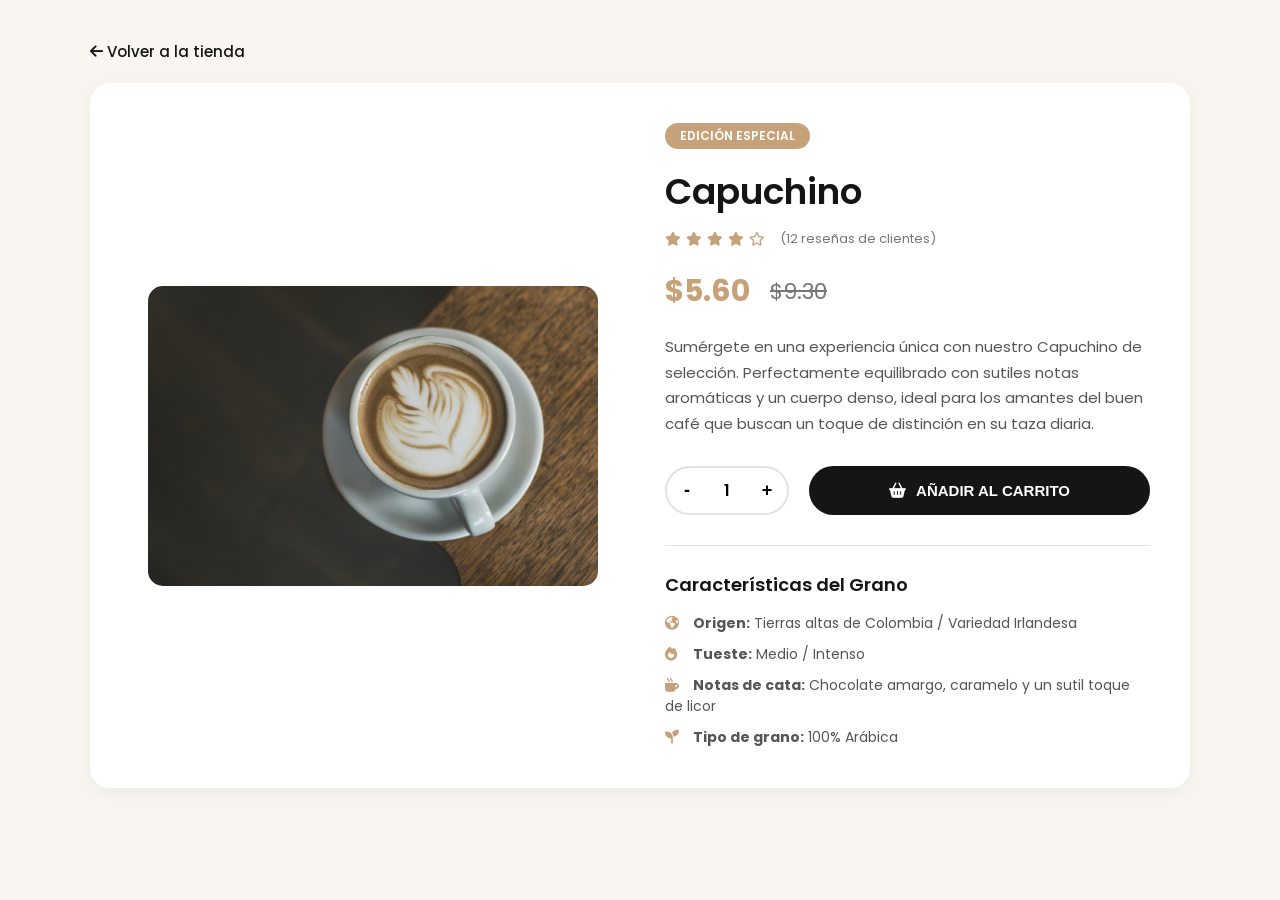
<file: productos/capuchino.html>
<!DOCTYPE html>
<html lang="es">
<head>
    <meta charset="UTF-8">
    <meta name="viewport" content="width=device-width, initial-scale=1.0">
    <title>Detalle del Producto - Baristas</title>
    <!-- Google Fonts & FontAwesome (Mismos de tu index) -->
    <link rel="stylesheet" href="https://fonts.googleapis.com/css2?family=Poppins:wght@300;400;500;600;700&display=swap">
    <link rel="stylesheet" href="https://cdnjs.cloudflare.com/ajax/libs/font-awesome/6.7.2/css/all.min.css" integrity="sha512-Evv84Mr4kqVGRNSgIGL/F/aIDqQb7xQ2vcrdIwxfjThSH8CSR7PBEakCr51Ck+w+/U6swU2Im1vVX0SVk9ABhg==" crossorigin="anonymous" referrerpolicy="no-referrer" />
    <!-- Enlazamos el CSS exclusivo de la página de producto -->
    <link rel="stylesheet" href="producto.css">
</head>
<body>

    <!-- Botón flotante para regresar a la tienda fácilmente -->
    <div class="container-back">
        <a href="../index.html" class="btn-back">
            <i class="fa-solid fa-arrow-left"></i> Volver a la tienda
        </a>
    </div>

    <main class="container-single-product">
        <!-- Columna Izquierda: Imagen del producto -->
        <section class="product-gallery">
            <div class="main-image-container">
                <!-- Aquí cambias la imagen según el café -->
                <img src="../img/capuchino-category.jpg" alt="Café Especial" id="product-img">
            </div>
        </section>

        <!-- Columna Derecha: Información y personalización de textos -->
        <section class="product-info-details">
            <span class="product-badge">Edición Especial</span>
            <h1 class="product-title">Capuchino</h1>
            
            <div class="product-rating">
                <i class="fa-solid fa-star"></i>
                <i class="fa-solid fa-star"></i>
                <i class="fa-solid fa-star"></i>
                <i class="fa-solid fa-star"></i>
                <i class="fa-regular fa-star"></i>
                <span class="reviews-count">(12 reseñas de clientes)</span>
            </div>

            <!-- Precios dinámicos -->
            <div class="product-price-container">
                <span class="current-price">$5.60</span>
                <span class="old-price">$9.30</span>
            </div>

            <p class="product-description">
                Sumérgete en una experiencia única con nuestro Capuchino de selección. 
                Perfectamente equilibrado con sutiles notas aromáticas y un cuerpo denso, 
                ideal para los amantes del buen café que buscan un toque de distinción en su taza diaria.
            </p>

            <!-- Selector de cantidad y compra -->
            <div class="product-actions">
                <div class="quantity-selector">
                    <button class="qty-btn" onclick="this.nextElementSibling.stepDown()">-</button>
                    <input type="number" value="1" min="1" max="10" readonly>
                    <button class="qty-btn" onclick="this.previousElementSibling.stepUp()">+</button>
                </div>
                <button class="btn-add-to-cart">
                    <i class="fa-solid fa-basket-shopping"></i> Añadir al Carrito
                </button>
            </div>

            <hr class="divider">

            <!-- Ficha técnica o características del grano -->
            <div class="product-specs">
                <h3>Características del Grano</h3>
                <ul>
                    <li><strong><i class="fa-solid fa-earth-americas"></i> Origen:</strong> Tierras altas de Colombia / Variedad Irlandesa</li>
                    <li><strong><i class="fa-solid fa-fire"></i> Tueste:</strong> Medio / Intenso</li>
                    <li><strong><i class="fa-solid fa-mug-hot"></i> Notas de cata:</strong> Chocolate amargo, caramelo y un sutil toque de licor</li>
                    <li><strong><i class="fa-solid fa-seedling"></i> Tipo de grano:</strong> 100% Arábica</li>
                </ul>
            </div>
        </section>
    </main>

</body>
</html>
</file>
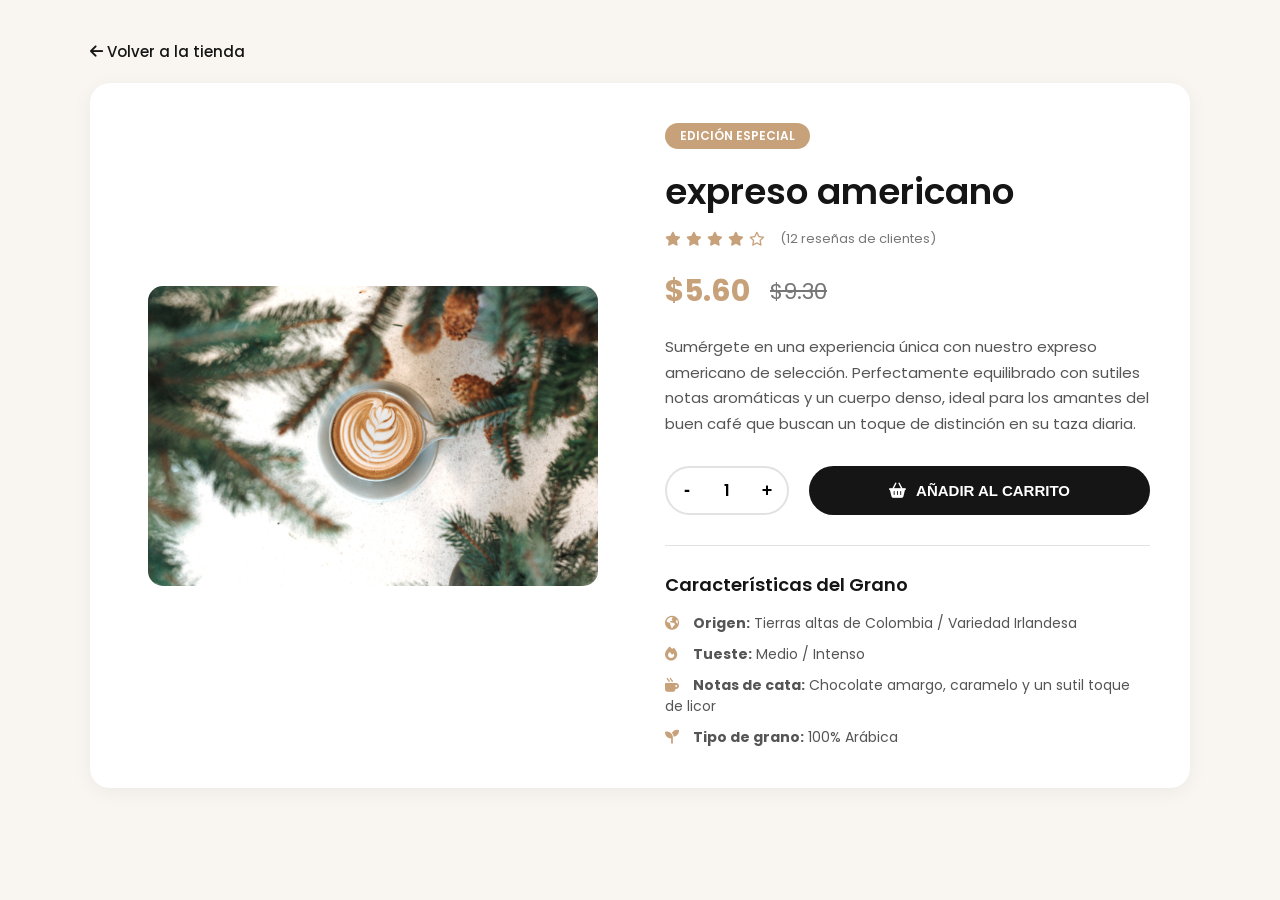
<file: productos/expreso-americano.html>
<!DOCTYPE html>
<html lang="es">
<head>
    <meta charset="UTF-8">
    <meta name="viewport" content="width=device-width, initial-scale=1.0">
    <title>Detalle del Producto - Baristas</title>
    <!-- Google Fonts & FontAwesome (Mismos de tu index) -->
    <link rel="stylesheet" href="https://fonts.googleapis.com/css2?family=Poppins:wght@300;400;500;600;700&display=swap">
    <link rel="stylesheet" href="https://cdnjs.cloudflare.com/ajax/libs/font-awesome/6.7.2/css/all.min.css" integrity="sha512-Evv84Mr4kqVGRNSgIGL/F/aIDqQb7xQ2vcrdIwxfjThSH8CSR7PBEakCr51Ck+w+/U6swU2Im1vVX0SVk9ABhg==" crossorigin="anonymous" referrerpolicy="no-referrer" />
    <!-- Enlazamos el CSS exclusivo de la página de producto -->
    <link rel="stylesheet" href="producto.css">
</head>
<body>

    <!-- Botón flotante para regresar a la tienda fácilmente -->
    <div class="container-back">
        <a href="../index.html" class="btn-back">
            <i class="fa-solid fa-arrow-left"></i> Volver a la tienda
        </a>
    </div>

    <main class="container-single-product">
        <!-- Columna Izquierda: Imagen del producto -->
        <section class="product-gallery">
            <div class="main-image-container">
                <!-- Aquí cambias la imagen según el café -->
                <img src="../img/expreso-category.jpg" alt="Café Especial" id="product-img">
            </div>
        </section>

        <!-- Columna Derecha: Información y personalización de textos -->
        <section class="product-info-details">
            <span class="product-badge">Edición Especial</span>
            <h1 class="product-title">expreso americano</h1>
            
            <div class="product-rating">
                <i class="fa-solid fa-star"></i>
                <i class="fa-solid fa-star"></i>
                <i class="fa-solid fa-star"></i>
                <i class="fa-solid fa-star"></i>
                <i class="fa-regular fa-star"></i>
                <span class="reviews-count">(12 reseñas de clientes)</span>
            </div>

            <!-- Precios dinámicos -->
            <div class="product-price-container">
                <span class="current-price">$5.60</span>
                <span class="old-price">$9.30</span>
            </div>

            <p class="product-description">
                Sumérgete en una experiencia única con nuestro expreso americano de selección. 
                Perfectamente equilibrado con sutiles notas aromáticas y un cuerpo denso, 
                ideal para los amantes del buen café que buscan un toque de distinción en su taza diaria.
            </p>

            <!-- Selector de cantidad y compra -->
            <div class="product-actions">
                <div class="quantity-selector">
                    <button class="qty-btn" onclick="this.nextElementSibling.stepDown()">-</button>
                    <input type="number" value="1" min="1" max="10" readonly>
                    <button class="qty-btn" onclick="this.previousElementSibling.stepUp()">+</button>
                </div>
                <button class="btn-add-to-cart">
                    <i class="fa-solid fa-basket-shopping"></i> Añadir al Carrito
                </button>
            </div>

            <hr class="divider">

            <!-- Ficha técnica o características del grano -->
            <div class="product-specs">
                <h3>Características del Grano</h3>
                <ul>
                    <li><strong><i class="fa-solid fa-earth-americas"></i> Origen:</strong> Tierras altas de Colombia / Variedad Irlandesa</li>
                    <li><strong><i class="fa-solid fa-fire"></i> Tueste:</strong> Medio / Intenso</li>
                    <li><strong><i class="fa-solid fa-mug-hot"></i> Notas de cata:</strong> Chocolate amargo, caramelo y un sutil toque de licor</li>
                    <li><strong><i class="fa-solid fa-seedling"></i> Tipo de grano:</strong> 100% Arábica</li>
                </ul>
            </div>
        </section>
    </main>

</body>
</html>
</file>
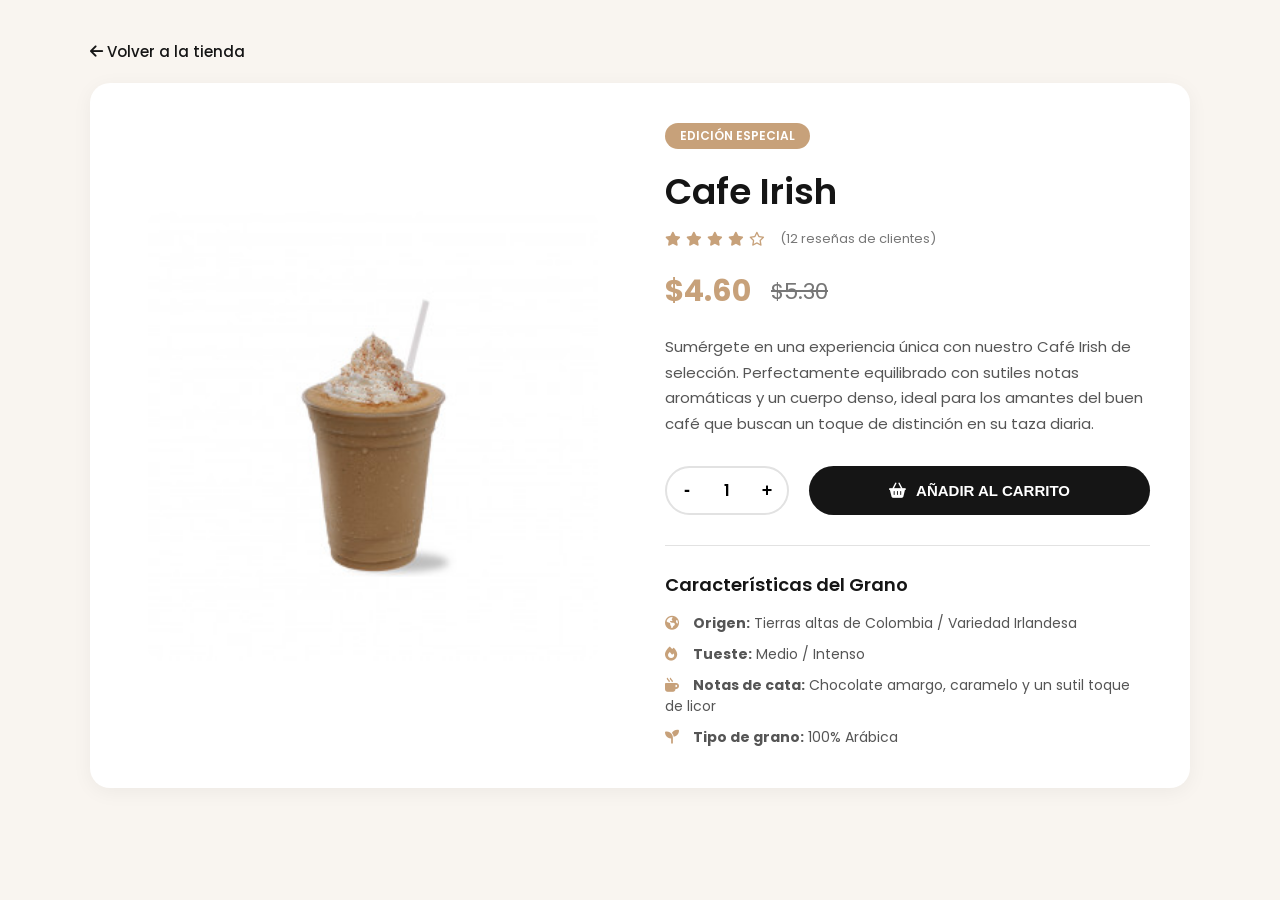
<file: productos/productoplantilla.html>
<!DOCTYPE html>
<html lang="es">
<head>
    <meta charset="UTF-8">
    <meta name="viewport" content="width=device-width, initial-scale=1.0">
    <title>Detalle del Producto - Baristas</title>
    <!-- Google Fonts & FontAwesome (Mismos de tu index) -->
    <link rel="stylesheet" href="https://fonts.googleapis.com/css2?family=Poppins:wght@300;400;500;600;700&display=swap">
    <link rel="stylesheet" href="https://cdnjs.cloudflare.com/ajax/libs/font-awesome/6.7.2/css/all.min.css" integrity="sha512-Evv84Mr4kqVGRNSgIGL/F/aIDqQb7xQ2vcrdIwxfjThSH8CSR7PBEakCr51Ck+w+/U6swU2Im1vVX0SVk9ABhg==" crossorigin="anonymous" referrerpolicy="no-referrer" />
    <!-- Enlazamos el CSS exclusivo de la página de producto -->
    <link rel="stylesheet" href="producto.css">
</head>
<body>

    <!-- Botón flotante para regresar a la tienda fácilmente -->
    <div class="container-back">
        <a href="../index.html" class="btn-back">
            <i class="fa-solid fa-arrow-left"></i> Volver a la tienda
        </a>
    </div>

    <main class="container-single-product">
        <!-- Columna Izquierda: Imagen del producto -->
        <section class="product-gallery">
            <div class="main-image-container">
                <!-- Aquí cambias la imagen según el café -->
                <img src="../img/cafe-irish.jpg" alt="Café Especial" id="product-img">
            </div>
        </section>

        <!-- Columna Derecha: Información y personalización de textos -->
        <section class="product-info-details">
            <span class="product-badge">Edición Especial</span>
            <h1 class="product-title">Cafe Irish</h1>
            
            <div class="product-rating">
                <i class="fa-solid fa-star"></i>
                <i class="fa-solid fa-star"></i>
                <i class="fa-solid fa-star"></i>
                <i class="fa-solid fa-star"></i>
                <i class="fa-regular fa-star"></i>
                <span class="reviews-count">(12 reseñas de clientes)</span>
            </div>

            <!-- Precios dinámicos -->
            <div class="product-price-container">
                <span class="current-price">$4.60</span>
                <span class="old-price">$5.30</span>
            </div>

            <p class="product-description">
                Sumérgete en una experiencia única con nuestro Café Irish de selección. 
                Perfectamente equilibrado con sutiles notas aromáticas y un cuerpo denso, 
                ideal para los amantes del buen café que buscan un toque de distinción en su taza diaria.
            </p>

            <!-- Selector de cantidad y compra -->
            <div class="product-actions">
                <div class="quantity-selector">
                    <button class="qty-btn" onclick="this.nextElementSibling.stepDown()">-</button>
                    <input type="number" value="1" min="1" max="10" readonly>
                    <button class="qty-btn" onclick="this.previousElementSibling.stepUp()">+</button>
                </div>
                <button class="btn-add-to-cart">
                    <i class="fa-solid fa-basket-shopping"></i> Añadir al Carrito
                </button>
            </div>

            <hr class="divider">

            <!-- Ficha técnica o características del grano -->
            <div class="product-specs">
                <h3>Características del Grano</h3>
                <ul>
                    <li><strong><i class="fa-solid fa-earth-americas"></i> Origen:</strong> Tierras altas de Colombia / Variedad Irlandesa</li>
                    <li><strong><i class="fa-solid fa-fire"></i> Tueste:</strong> Medio / Intenso</li>
                    <li><strong><i class="fa-solid fa-mug-hot"></i> Notas de cata:</strong> Chocolate amargo, caramelo y un sutil toque de licor</li>
                    <li><strong><i class="fa-solid fa-seedling"></i> Tipo de grano:</strong> 100% Arábica</li>
                </ul>
            </div>
        </section>
    </main>

</body>
</html>
</file>
<file: styles.css>
@import url('https://fonts.googleapis.com/css2?family=Poppins:wght@300;400;500;600;700&display=swap');

:root {
	--primary-color: #c7a17a;
	--background-color: #f9f5f0;
	--dark-color: #151515;
}

html {
	font-size: 62.5%;
	font-family: 'Poppins', sans-serif;
}

* {
	margin: 0;
	padding: 0;
	box-sizing: border-box;
}

/* ********************************** */
/*             UTILIDADES             */
/* ********************************** */
.container {
	max-width: 120rem;
	margin: 0 auto;
}

.heading-1 {
	text-align: center;
	font-weight: 500;
	font-size: 3rem;
}

/* ********************************** */
/*               HEADER               */
/* ********************************** */
.container-hero {
	background-color: var(--background-color);
}

.hero {
	display: flex;
	justify-content: space-between;
	align-items: center;
	padding: 2rem 0;
}

.customer-support {
	display: flex;
	align-items: center;
	gap: 2rem;
}

.customer-support i {
	font-size: 3.3rem;
}

.content-customer-support {
	display: flex;
	flex-direction: column;
}

.container-logo {
	display: flex;
	align-items: center;
	gap: 0.5rem;
}

.container-logo i {
	font-size: 3rem;
}

.container-logo h1 a {
	text-decoration: none;
	color: #000;
	font-size: 3rem;
	text-transform: uppercase;
	letter-spacing: -1px;
}

.container-user {
	display: flex;
	gap: 1rem;
	cursor: pointer;
}

.container-user .fa-user {
	font-size: 3rem;
	color: var(--primary-color);
	padding-right: 2.5rem;
	border-right: 1px solid #e2e2e2;
}

.container-user .fa-basket-shopping {
	font-size: 3rem;
	color: var(--primary-color);
	padding-left: 1rem;
}

.content-shopping-cart {
	display: flex;
	flex-direction: column;
}

/* ************* NAVBAR ************* */
.container-navbar {
	background-color: var(--primary-color);
}

.navbar {
	display: flex;
	justify-content: space-between;
	align-items: center;
	padding: 1rem 0;
}

.navbar .fa-bars {
	display: none;
}

.menu {
	display: flex;
	gap: 2rem;
}

.menu li {
	list-style: none;
}

.menu a {
	text-decoration: none;
	font-size: 1.3rem;
	color: var(--dark-color);
	font-weight: 600;
	text-transform: uppercase;
	position: relative;
}

.menu a::after {
	content: '';
	width: 1.5rem;
	height: 1px;
	background-color: #fff;
	position: absolute;
	bottom: -3px;
	left: 50%;
	transform: translate(-50%, 50%);
	opacity: 0;
	transition: all 0.3s ease;
}

.menu a:hover::after {
	opacity: 1;
}

.menu a:hover {
	color: #fff;
}

.search-form {
	position: relative;
	display: flex;
	align-items: center;
	border: 2px solid #fff;
	border-radius: 2rem;
	background-color: #fff;
	height: 4.4rem;
	overflow: hidden;
}

.search-form input {
	outline: none;
	font-family: inherit;
	border: none;
	width: 25rem;
	font-size: 1.4rem;
	padding: 0 2rem;
	color: #777;
	cursor: pointer;
}

.search-form input::-webkit-search-cancel-button {
	appearance: none;
}

.search-form .btn-search {
	border: none;
	background-color: var(--primary-color);
	display: flex;
	align-items: center;
	justify-content: center;
	height: 100%;
	padding: 1rem;
}

.btn-search i {
	font-size: 2rem;
	color: #fff;
}

/* ********************************** */
/*               BANNER               */
/* ********************************** */
.banner {
	background-image: linear-gradient(100deg, #000000, #00000020),
		url('img/banner.jpg');
	height: 60rem;
	background-size: cover;
	background-position: center;
}

.content-banner {
	max-width: 90rem;
	margin: 0 auto;
	padding: 25rem 0;
}

.content-banner p {
	color: var(--primary-color);
	font-size: 1.2rem;
	margin-bottom: 1rem;
	font-weight: 500;
}

.content-banner h2 {
	color: #fff;
	font-size: 3.5rem;
	font-weight: 500;
	line-height: 1.2;
}

.content-banner a {
	margin-top: 2rem;
	text-decoration: none;
	color: #fff;
	background-color: var(--primary-color);
	display: inline-block;
	padding: 1rem 3rem;
	text-transform: uppercase;
	border-radius: 3rem;
}

/* ********************************** */
/*            MAIN CONTENT            */
/* ********************************** */
.main-content {
	background-color: var(--background-color);
}

/* ********************************** */
/*              FEATURES              */
/* ********************************** */
.container-features {
	display: grid;
	grid-template-columns: repeat(4, 1fr);
	gap: 3rem;
	padding: 3rem 0;
}

.card-feature {
	display: flex;
	align-items: center;
	justify-content: center;
	gap: 1.5rem;

	background-color: #fff;
	border-radius: 1rem;
	padding: 1.5rem 0;
}

.card-feature i {
	font-size: 2.7rem;
	color: var(--primary-color);
}

.feature-content {
	display: flex;
	flex-direction: column;
	gap: 0.5rem;
}

.feature-content span {
	font-weight: 700;
	font-size: 1.2rem;
	color: var(--dark-color);
}

.feature-content p {
	color: #777;
	font-weight: 500;
}

/* ********************************** */
/*             CATEGORIES             */
/* ********************************** */

.top-categories {
	display: flex;
	flex-direction: column;
	gap: 2rem;
	margin-bottom: 3rem;
}

.container-categories {
	display: grid;
	grid-template-columns: repeat(3, 1fr);
	gap: 3rem;
}

.card-category {
	height: 20rem;
	display: flex;
	flex-direction: column;
	align-items: center;
	justify-content: center;
	border-radius: 2rem;
	gap: 2rem;
}

.category-moca {
	background-image: linear-gradient(#00000080, #00000080),
		url('img/moca-category.jpg');
	background-size: cover;
	background-position: bottom;
	background-repeat: no-repeat;
}

.category-capuchino {
	background-image: linear-gradient(#00000080, #00000080),
		url('img/capuchino-category.jpg');
	background-size: cover;
	background-position: center;
	background-repeat: no-repeat;
}

.category-expreso {
	background-image: linear-gradient(#00000080, #00000080),
		url('img/expreso-category.jpg');
	background-size: cover;
	background-position: center;
	background-repeat: no-repeat;
}

.card-category p {
	font-size: 2.5rem;
	color: #fff;
	text-transform: capitalize;
	position: relative;
}

.card-category p::after {
	content: '';
	width: 2.5rem;
	height: 2px;
	background-color: #fff;
	position: absolute;
	bottom: -1rem;
	left: 50%;
	transform: translate(-50%, 50%);
}

.card-category span {
	font-size: 1.6rem;
	color: #fff;
	cursor: pointer;
}

.card-category span:hover {
	color: var(--primary-color);
}

/* ********************************** */
/*            TOP PRODUCTS            */
/* ********************************** */
.top-products {
	display: flex;
	flex-direction: column;
	gap: 2rem;
	margin-bottom: 3rem;
}

.container-options {
	display: flex;
	justify-content: center;
	gap: 2rem;
	margin-bottom: 1rem;
}

.container-options span {
	color: #777;
	background-color: #fff;
	padding: 0.7rem 3rem;
	font-size: 1.4rem;
	text-transform: capitalize;
	border-radius: 2rem;
	cursor: pointer;
}

.container-options span:hover {
	background-color: var(--primary-color);
	color: #fff;
}

.container-options span.active {
	background-color: var(--primary-color);
	color: #fff;
}

/* Products */
.container-products {
	display: grid;
	grid-template-columns: repeat(auto-fit, minmax(20rem, 1fr));
	gap: 3rem;
}

.card-product {
	background-color: #fff;
	padding: 2rem 3rem;
	border-radius: 0.5rem;
	cursor: pointer;
	box-shadow: 0 0 2px rgba(0, 0, 0, 0.1);
}

.container-img {
	position: relative;
}

.container-img img {
	width: 100%;
}

.container-img .discount {
	position: absolute;
	left: 0;
	background-color: var(--primary-color);
	color: #fff;
	padding: 2px 1.2rem;
	border-radius: 1rem;
	font-size: 1.2rem;
}

.card-product:hover .discount {
	background-color: #000;
}

.button-group {
	display: flex;
	flex-direction: column;
	gap: 1rem;

	position: absolute;
	top: 0;
	right: -3rem;
	z-index: -1;
	transition: all 0.4s ease;
}

.button-group span {
	border: 1px solid var(--primary-color);
	padding: 0.8rem;

	display: flex;
	align-items: center;
	justify-content: center;
	border-radius: 50%;
	cursor: pointer;
	transition: all 0.4s ease;
}

.button-group span:hover {
	background-color: var(--primary-color);
}

.button-group span i {
	font-size: 1.5rem;
	color: var(--primary-color);
}

.button-group span:hover i {
	color: #fff;
}

.card-product:hover .button-group {
	z-index: 0;
	right: -1rem;
}

.content-card-product {
	display: grid;
	justify-items: center;
	grid-template-columns: 1fr 1fr;
	grid-template-rows: repeat(4, min-content);
	row-gap: 1rem;
}

.stars {
	grid-row: 1/2;
	grid-column: 1/-1;
}

.stars i {
	font-size: 1.3rem;
	color: var(--primary-color);
}

.content-card-product h3 {
	grid-row: 2/3;
	grid-column: 1/-1;

	font-weight: 400;
	font-size: 1.6rem;
	margin-bottom: 1rem;
	cursor: pointer;
}

.content-card-product h3:hover {
	color: var(--primary-color);
}

.add-cart {
	justify-self: start;
	border: 2px solid var(--primary-color);
	padding: 1rem;
	border-radius: 50%;
	cursor: pointer;
	transition: all 0.4s ease;

	display: flex;
	align-items: center;
	justify-content: center;
}

.add-cart:hover {
	background-color: var(--primary-color);
}

.add-cart i {
	font-size: 1.5rem;
	color: var(--primary-color);
}

.add-cart:hover i {
	color: #fff;
}

.content-card-product .price {
	justify-self: end;
	align-self: center;

	font-size: 1.7rem;
	font-weight: 600;
}

.content-card-product .price span {
	font-size: 1.5rem;
	font-weight: 400;
	text-decoration: line-through;
	color: #777;
	margin-left: 0.5rem;
}

/* ********************************** */
/*               GALLERY              */
/* ********************************** */
.gallery {
	display: grid;
	grid-template-columns: repeat(4, 1fr);
	grid-template-rows: repeat(2, 30rem);
	gap: 1.5rem;
	margin-bottom: 3rem;
}

.gallery img {
	width: 100%;
	height: 100%;
	object-fit: cover;
}

.gallery-img-3 {
	grid-column: 2/4;
	grid-row: 1/3;
}

/* ********************************** */
/*              SPECIALS              */
/* ********************************** */
.specials {
	display: flex;
	flex-direction: column;
	gap: 2rem;
	margin-bottom: 3rem;
}

/* ********************************** */
/*                BLOGS               */
/* ********************************** */
.blogs {
	display: flex;
	flex-direction: column;
	gap: 2rem;
}

.container-blogs {
	display: grid;
	grid-template-columns: repeat(3, 1fr);
	gap: 3rem;
}

.card-blog {
	display: flex;
	flex-direction: column;
	gap: 2rem;
}

.card-blog .container-img {
	border-radius: 2rem;
	cursor: pointer;
	position: relative;
	overflow: hidden;
}

.button-group-blog {
	position: absolute;
	bottom: 1.5rem;
	right: -2.5rem;

	display: flex;
	gap: 0.7rem;
	z-index: -1;
	transition: all 0.3s ease;
}

.card-blog:hover .button-group-blog {
	z-index: 0;
	right: 1.5rem;
}

.button-group-blog span {
	background-color: #fff;
	padding: 1rem;
	border-radius: 50%;
	transition: all 0.4s ease;

	display: flex;
	align-items: center;
	justify-content: center;
}

.button-group-blog span i {
	font-size: 1.3rem;
}

.button-group-blog span:hover {
	background-color: var(--primary-color);
}

.button-group-blog span:hover i {
	color: #fff;
}

.content-blog h3 {
	font-size: 1.8rem;
	margin-bottom: 1.7rem;
	color: var(--dark-color);
	font-weight: 500;
}

.content-blog h3:hover {
	color: var(--primary-color);
	cursor: pointer;
}

.content-blog p {
	margin-top: 1rem;
	font-size: 1.4rem;
	color: #777;
}

.content-blog span {
	color: var(--primary-color);
	font-size: 1.3rem;
}

.btn-read-more {
	padding: 1rem 3rem;
	background-color: var(--primary-color);
	color: #fff;
	text-transform: uppercase;
	font-size: 1.4rem;
	border-radius: 2rem;
	margin: 3rem 0 5rem;
	display: inline-block;
	cursor: pointer;
}

.btn-read-more:hover {
	background-color: var(--dark-color);
}

/* ********************************** */
/*               FOOTER               */
/* ********************************** */

.footer {
	background-color: var(--primary-color);
}

.container-footer {
	display: flex;
	flex-direction: column;
	gap: 4rem;
	padding: 3rem;
}

.menu-footer {
	display: grid;
	grid-template-columns: repeat(3, 1fr) 30rem;
	gap: 3rem;
	justify-items: center;
}

.title-footer {
	font-weight: 600;
	font-size: 1.6rem;
	text-transform: uppercase;
}

.contact-info,
.information,
.my-account,
.newsletter {
	display: flex;
	flex-direction: column;
	gap: 2rem;
}

.contact-info ul,
.information ul,
.my-account ul {
	display: flex;
	flex-direction: column;
	gap: 1rem;
}

.contact-info ul li,
.information ul li,
.my-account ul li {
	list-style: none;
	color: #fff;
	font-size: 1.4rem;
	font-weight: 300;
}

.information ul li a,
.my-account ul li a {
	text-decoration: none;
	color: #fff;
	font-weight: 300;
}

.information ul li a:hover,
.my-account ul li a:hover {
	color: var(--dark-color);
}

.social-icons {
	display: flex;
	gap: 1.5rem;
}

.social-icons span {
	border-radius: 50%;
	width: 3rem;
	height: 3rem;

	display: flex;
	align-items: center;
	justify-content: center;
}

.social-icons span i {
	color: #fff;
	font-size: 1.2rem;
}

.facebook {
	background-color: #3b5998;
}

.twitter {
	background-color: #00acee;
}

.youtube {
	background-color: #c4302b;
}

.pinterest {
	background-color: #c8232c;
}

.instagram {
	background: linear-gradient(
		#405de6,
		#833ab4,
		#c13584,
		#e1306c,
		#fd1d1d,
		#f56040,
		#fcaf45
	);
}

.content p {
	font-size: 1.4rem;
	color: #fff;
	font-weight: 300;
}

.content input {
	outline: none;
	background: none;
	border: none;
	border-bottom: 2px solid #d2b495;
	cursor: pointer;
	padding: 0.5rem 0 1.2rem;
	color: var(--dark-color);
	display: block;
	margin-bottom: 3rem;
	margin-top: 2rem;
	width: 100%;
	font-family: inherit;
}

.content input::-webkit-input-placeholder {
	color: #eee;
}

.content button {
	border: none;
	background-color: #000;
	color: #fff;
	text-transform: uppercase;
	padding: 1rem 3rem;
	border-radius: 2rem;
	font-size: 1.4rem;
	font-family: inherit;
	cursor: pointer;
	font-weight: 600;
}

.content button:hover {
	background-color: var(--background-color);
	color: var(--primary-color);
}

.copyright {
	display: flex;
	justify-content: space-between;
	padding-top: 2rem;

	border-top: 1px solid #d2b495;
}

.copyright p {
	font-weight: 400;
	font-size: 1.6rem;
}

/* ********************************** */
/*       MEDIA QUERIES -- 768px       */
/* ********************************** */
@media (max-width: 768px) {
	html {
		font-size: 55%;
	}

	.hero {
		padding: 2rem;
	}

	.customer-support {
		display: none;
	}

	.content-shopping-cart {
		display: none;
	}

	.navbar {
		padding: 1rem 2rem;
	}

	.navbar .fa-bars {
		display: block;
		color: #fff;
		font-size: 3rem;
	}

	.menu {
		display: none;
	}

	.content-banner {
		max-width: 50rem;
		margin: 0 auto;
		padding: 25rem 0;
	}

	.container-features {
		grid-template-columns: repeat(2, 1fr);
		padding: 3rem 2rem;
	}

	.card-feature {
		padding: 2rem;
	}

	.heading-1 {
		font-size: 2.4rem;
	}

	.card-category {
		height: 12rem;
	}

	.card-category p {
		font-size: 2rem;
		text-align: center;
		line-height: 1;
	}

	.card-category span {
		font-size: 1.4rem;
	}

	.container-options {
		align-items: center;
	}

	.container-options span {
		text-align: center;
		padding: 1rem 2rem;
	}

	.container-products {
		grid-template-columns: repeat(auto-fit, minmax(28rem, 1fr));
	}

	.gallery {
		grid-template-rows: repeat(2, 15rem);
	}

	.container-blogs {
		overflow: hidden;
		grid-template-columns: 1fr 1fr;

		height: 52rem;
	}

	.menu-footer {
		grid-template-columns: repeat(2, 1fr);
	}

	.copyright {
		flex-direction: column;
		justify-content: center;
		align-items: center;
		gap: 1.5rem;
	}
}

/* ********************************** */
/*       MEDIA QUERIES -- 468px       */
/* ********************************** */
@media (max-width: 468px) {
	html {
		font-size: 42.5%;
	}

	.content-banner {
		max-width: 50rem;
		padding: 22rem 0;
	}

	.heading-1 {
		font-size: 2.8rem;
	}

	.card-feature {
		flex-direction: column;
		border-radius: 2rem;
	}

	.feature-content {
		align-items: center;
	}

	.feature-content p {
		font-size: 1.4rem;
		text-align: center;
	}

	.feature-content span {
		font-size: 1.6rem;
		text-align: center;
	}

	.container-options span {
		font-size: 1.8rem;
		padding: 1rem 1.5rem;
		font-weight: 500;
	}

	.container-products {
		grid-template-columns: repeat(auto-fit, minmax(25rem, 1fr));
		gap: 1rem;
	}

	.container-img .discount {
		font-size: 2rem;
	}

	.content-card-product h3 {
		font-size: 2.2rem;
	}

	.gallery {
		grid-template-rows: repeat(2, 20rem);
	}

	.blogs {
		padding: 2rem;
	}

	.container-blogs {
		grid-template-columns: 1fr;
		height: 75rem;
	}

	.content-blog h3 {
		font-size: 2.4rem;
	}

	.content-blog span {
		font-size: 1.8rem;
	}

	.content-blog p {
		font-size: 2.2rem;
	}

	.btn-read-more{
		font-size: 1.8rem;
	}

	.contact-info ul,
	.information ul,
	.my-account ul{
		display: none;
	}

	.contact-info {
		align-items: center;
	}

	.menu-footer{
		grid-template-columns: 1fr;
	}

	.content p{
		font-size: 1.6rem;
	}
}
.link_productos{
	text-decoration: none;
	color: #000
}
</file>
<file: blogs/blogs.css>
/* Importación de tipografía */
@import url('https://fonts.googleapis.com/css2?family=Poppins:wght@300;400;500;600;700&display=swap');

:root {
	--primary-color: #c7a17a;
	--background-color: #f9f5f0;
	--dark-color: #151515;
}

html {
	font-size: 62.5%; /* 1rem = 10px */
	font-family: 'Poppins', sans-serif;
}

* {
	margin: 0;
	padding: 0;
	box-sizing: border-box;
}

body {
    background-color: var(--background-color);
    color: var(--dark-color);
    padding: 4rem 2rem;
    line-height: 1.6;
}

/* Botón Volver */
.container-back {
    max-width: 80rem; /* Alineado con el ancho del texto */
    margin: 0 auto 3rem auto;
}

.btn-back {
    text-decoration: none;
    color: var(--dark-color);
    font-size: 1.5rem;
    font-weight: 500;
    transition: color 0.3s ease;
}

.btn-back:hover {
    color: var(--primary-color);
}

/* Contenedor Principal del Artículo */
.container-blog-post {
    max-width: 80rem;
    margin: 0 auto;
    background-color: #fff;
    padding: 4rem;
    border-radius: 2rem;
    box-shadow: 0 4px 20px rgba(0,0,0,0.05);
}

/* Cabecera */
.article-header {
    margin-bottom: 3rem;
    text-align: center;
}

.article-category {
    background-color: var(--background-color);
    color: var(--primary-color);
    padding: 0.5rem 1.5rem;
    border-radius: 2rem;
    font-size: 1.2rem;
    font-weight: 600;
    text-transform: uppercase;
}

.article-title {
    font-size: 3.2rem;
    font-weight: 600;
    margin-top: 1.5rem;
    margin-bottom: 1.5rem;
    line-height: 1.3;
}

.article-meta {
    display: flex;
    justify-content: center;
    gap: 2rem;
    font-size: 1.3rem;
    color: #777;
    flex-wrap: wrap;
}

.article-meta i {
    color: var(--primary-color);
}

/* Imagen Destacada */
.article-featured-image {
    width: 100%;
    max-height: 40rem;
    border-radius: 1.5rem;
    overflow: hidden;
    margin-bottom: 4rem;
}

.article-featured-image img {
    width: 100%;
    height: 100%;
    object-fit: cover;
}

/* Cuerpo de Texto Dinámico */
.article-content {
    font-size: 1.6rem;
    color: #333;
}

.lead-paragraph {
    font-size: 1.8rem;
    font-weight: 500;
    color: var(--dark-color);
    margin-bottom: 2.5rem;
}

.article-content p {
    margin-bottom: 2.5rem;
}

.article-content h2 {
    font-size: 2.2rem;
    font-weight: 600;
    margin-top: 3.5rem;
    margin-bottom: 1.5rem;
    color: var(--dark-color);
}

/* Cita destacada (Blockquote) */
.article-content blockquote {
    border-left: 4px solid var(--primary-color);
    padding-left: 2rem;
    margin: 3rem 0;
    font-style: italic;
    font-size: 1.8rem;
    color: #555;
}

/* Footer del Blog (Tags) */
.article-footer {
    margin-top: 4rem;
    padding-top: 2rem;
    border-top: 1px solid #e2e2e2;
}

.article-tags {
    display: flex;
    gap: 1rem;
    flex-wrap: wrap;
}

.article-tags span {
    background-color: var(--background-color);
    color: #555;
    padding: 0.5rem 1.2rem;
    border-radius: 0.5rem;
    font-size: 1.3rem;
    font-weight: 500;
}

/* ********************************** */
/*           MEDIA QUERIES            */
/* ********************************** */
@media (max-width: 768px) {
    .container-blog-post {
        padding: 2.5rem;
    }

    .article-title {
        font-size: 2.6rem;
    }
}

@media (max-width: 468px) {
    html {
        font-size: 55%; /* Ajuste de escala para móviles pequeños */
    }
    
    .article-meta {
        flex-direction: column;
        align-items: center;
        gap: 0.5rem;
    }
}
</file>
<file: productos/producto.css>
/* Importación de tipografía */
@import url('https://fonts.googleapis.com/css2?family=Poppins:wght@300;400;500;600;700&display=swap');

:root {
	--primary-color: #c7a17a;
	--background-color: #f9f5f0;
	--dark-color: #151515;
}

html {
	font-size: 62.5%; /* 1rem = 10px */
	font-family: 'Poppins', sans-serif;
}

* {
	margin: 0;
	padding: 0;
	box-sizing: border-box;
}

body {
    background-color: var(--background-color);
    color: var(--dark-color);
    padding: 4rem 2rem;
}

/* Botón Volver */
.container-back {
    max-width: 110rem;
    margin: 0 auto 2rem auto;
}

.btn-back {
    text-decoration: none;
    color: var(--dark-color);
    font-size: 1.5rem;
    font-weight: 500;
    transition: color 0.3s ease;
}

.btn-back:hover {
    color: var(--primary-color);
}

/* Contenedor Principal en Grid */
.container-single-product {
    max-width: 110rem;
    margin: 0 auto;
    display: grid;
    grid-template-columns: 1fr 1fr;
    gap: 5rem;
    background-color: #fff;
    padding: 4rem;
    border-radius: 2rem;
    box-shadow: 0 4px 20px rgba(0,0,0,0.05);
}

/* Columna Izquierda: Imagen */
.product-gallery {
    display: flex;
    justify-content: center;
    align-items: center;
}

.main-image-container {
    width: 100%;
    max-width: 45rem;
    border-radius: 1.5rem;
    overflow: hidden;
    background-color: var(--background-color);
    display: flex;
    justify-content: center;
}

.main-image-container img {
    width: 100%;
    height: auto;
    object-fit: cover;
    transition: transform 0.5s ease;
}

.main-image-container:hover img {
    transform: scale(1.05);
}

/* Columna Derecha: Detalles */
.product-info-details {
    display: flex;
    flex-direction: column;
    justify-content: center;
}

.product-badge {
    align-self: flex-start;
    background-color: var(--primary-color);
    color: #fff;
    padding: 0.4rem 1.5rem;
    border-radius: 2rem;
    font-size: 1.2rem;
    font-weight: 600;
    text-transform: uppercase;
    margin-bottom: 1.5rem;
}

.product-title {
    font-size: 3.6rem;
    font-weight: 600;
    margin-bottom: 1rem;
}

/* Estrellas de valoración */
.product-rating {
    margin-bottom: 2rem;
    display: flex;
    align-items: center;
    gap: 0.5rem;
}

.product-rating i {
    font-size: 1.4rem;
    color: var(--primary-color);
}

.reviews-count {
    font-size: 1.3rem;
    color: #777;
    margin-left: 1rem;
}

/* Contenedor de Precios */
.product-price-container {
    display: flex;
    align-items: center;
    gap: 2rem;
    margin-bottom: 2rem;
}

.current-price {
    font-size: 3rem;
    font-weight: 700;
    color: var(--primary-color);
}

.old-price {
    font-size: 2.2rem;
    color: #777;
    text-decoration: line-through;
}

/* Descripción */
.product-description {
    font-size: 1.5rem;
    line-height: 1.7;
    color: #555;
    margin-bottom: 3rem;
}

/* Acciones (Cantidad y Botón de compra) */
.product-actions {
    display: flex;
    gap: 2rem;
    margin-bottom: 3rem;
}

.quantity-selector {
    display: flex;
    align-items: center;
    border: 2px solid #e2e2e2;
    border-radius: 3rem;
    overflow: hidden;
    background: #fff;
}

.qty-btn {
    border: none;
    background: none;
    font-size: 1.8rem;
    width: 4rem;
    height: 4.5rem;
    cursor: pointer;
    font-weight: 600;
    transition: background 0.2s;
}

.qty-btn:hover {
    background-color: var(--background-color);
}

.quantity-selector input {
    border: none;
    width: 4rem;
    text-align: center;
    font-size: 1.6rem;
    font-family: inherit;
    font-weight: 600;
    outline: none;
    appearance: textfield;
}

.quantity-selector input::-webkit-outer-spin-button,
.quantity-selector input::-webkit-inner-spin-button {
    appearance: none;
    margin: 0;
}

.btn-add-to-cart {
    flex: 1;
    border: none;
    background-color: var(--dark-color);
    color: #fff;
    font-size: 1.5rem;
    font-weight: 600;
    text-transform: uppercase;
    border-radius: 3rem;
    cursor: pointer;
    display: flex;
    align-items: center;
    justify-content: center;
    gap: 1rem;
    transition: background-color 0.3s ease;
}

.btn-add-to-cart:hover {
    background-color: var(--primary-color);
}

.divider {
    border: 0;
    height: 1px;
    background-color: #e2e2e2;
    margin-bottom: 2.5rem;
}

/* Características técnicas */
.product-specs h3 {
    font-size: 1.8rem;
    margin-bottom: 1.5rem;
    font-weight: 600;
}

.product-specs ul {
    list-style: none;
    display: flex;
    flex-direction: column;
    gap: 1rem;
}

.product-specs ul li {
    font-size: 1.4rem;
    color: #555;
}

.product-specs ul li i {
    width: 2.5rem;
    color: var(--primary-color);
}

/* ********************************** */
/*           MEDIA QUERIES            */
/* ********************************** */

@media (max-width: 768px) {
    .container-single-product {
        grid-template-columns: 1fr;
        gap: 3rem;
        padding: 2.5rem;
    }
    
    .product-title {
        font-size: 3rem;
    }
}

@media (max-width: 468px) {
    html {
        font-size: 50%; /* Reajuste elástico para pantallas muy pequeñas */
    }
    
    .product-actions {
        flex-direction: column;
    }
    
    .quantity-selector {
        justify-content: space-between;
    }
    
    .btn-add-to-cart {
        padding: 1.5rem;
    }
}
</file>
